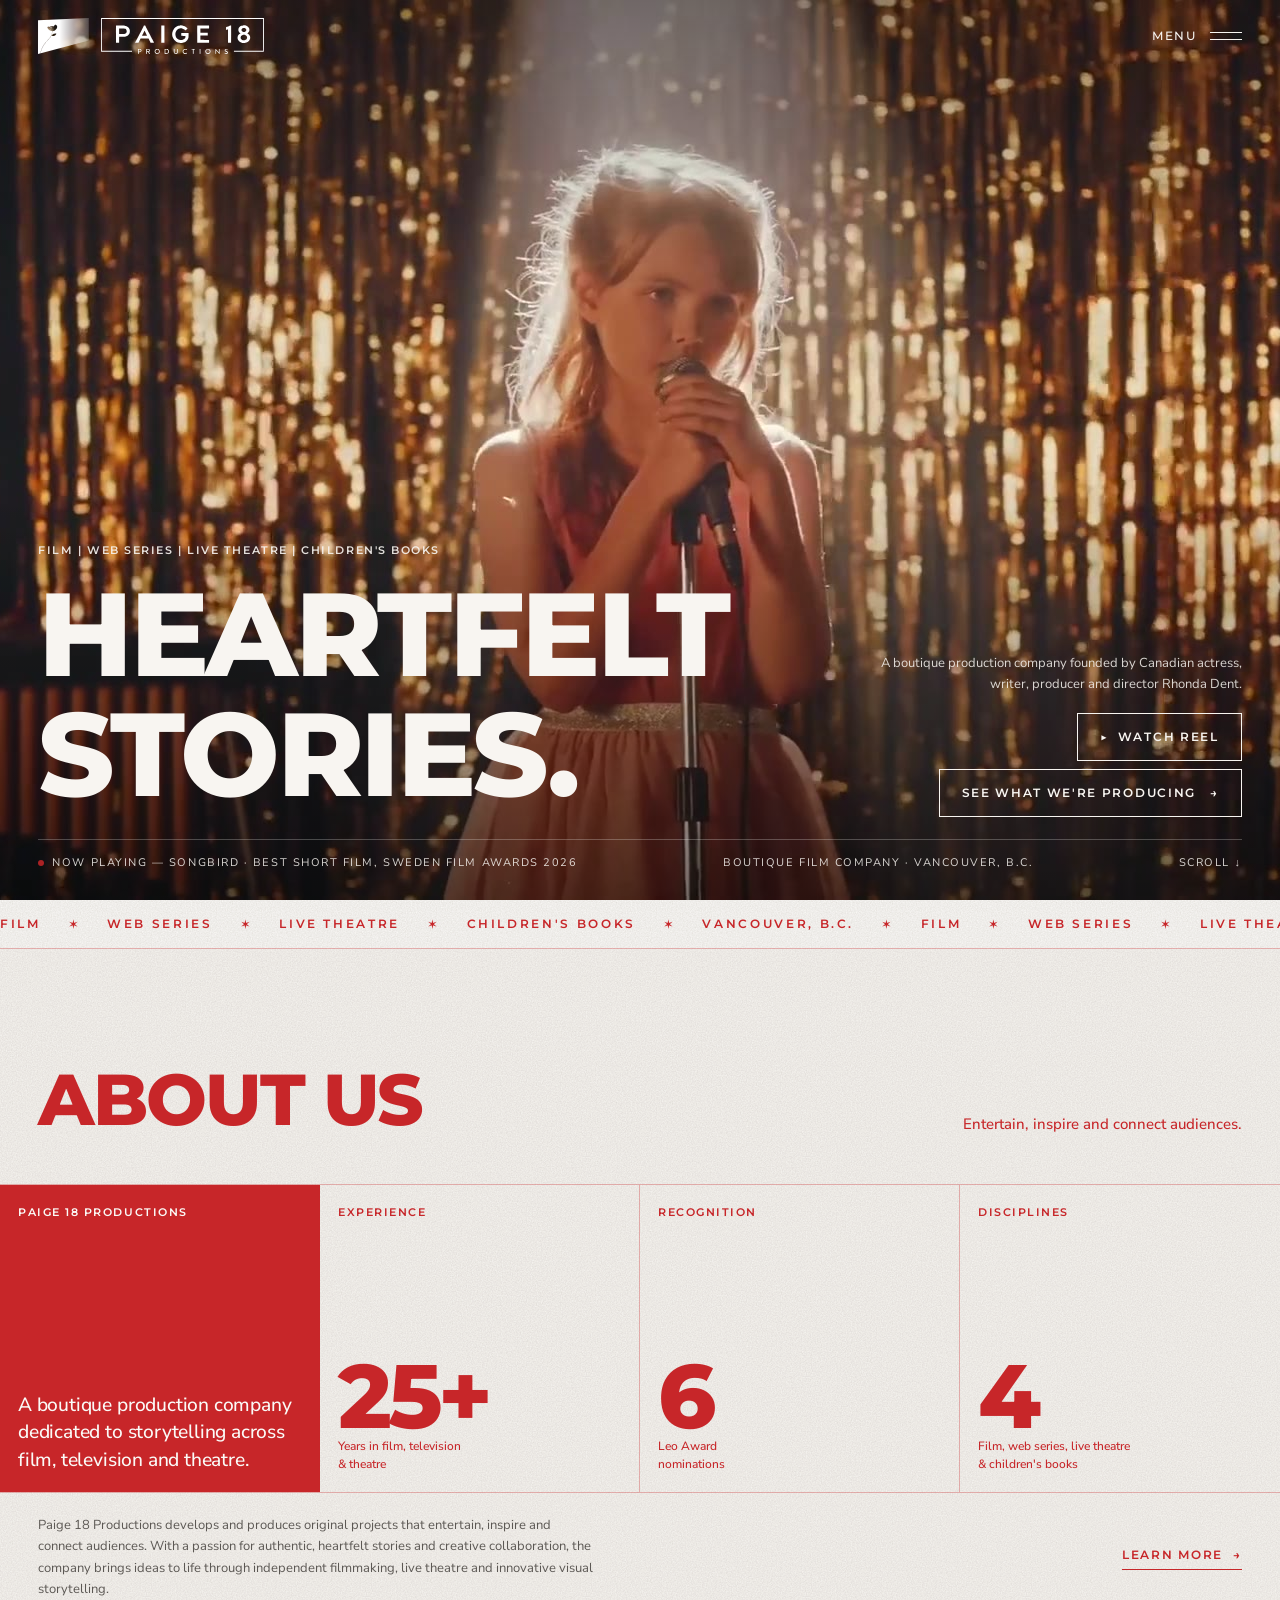
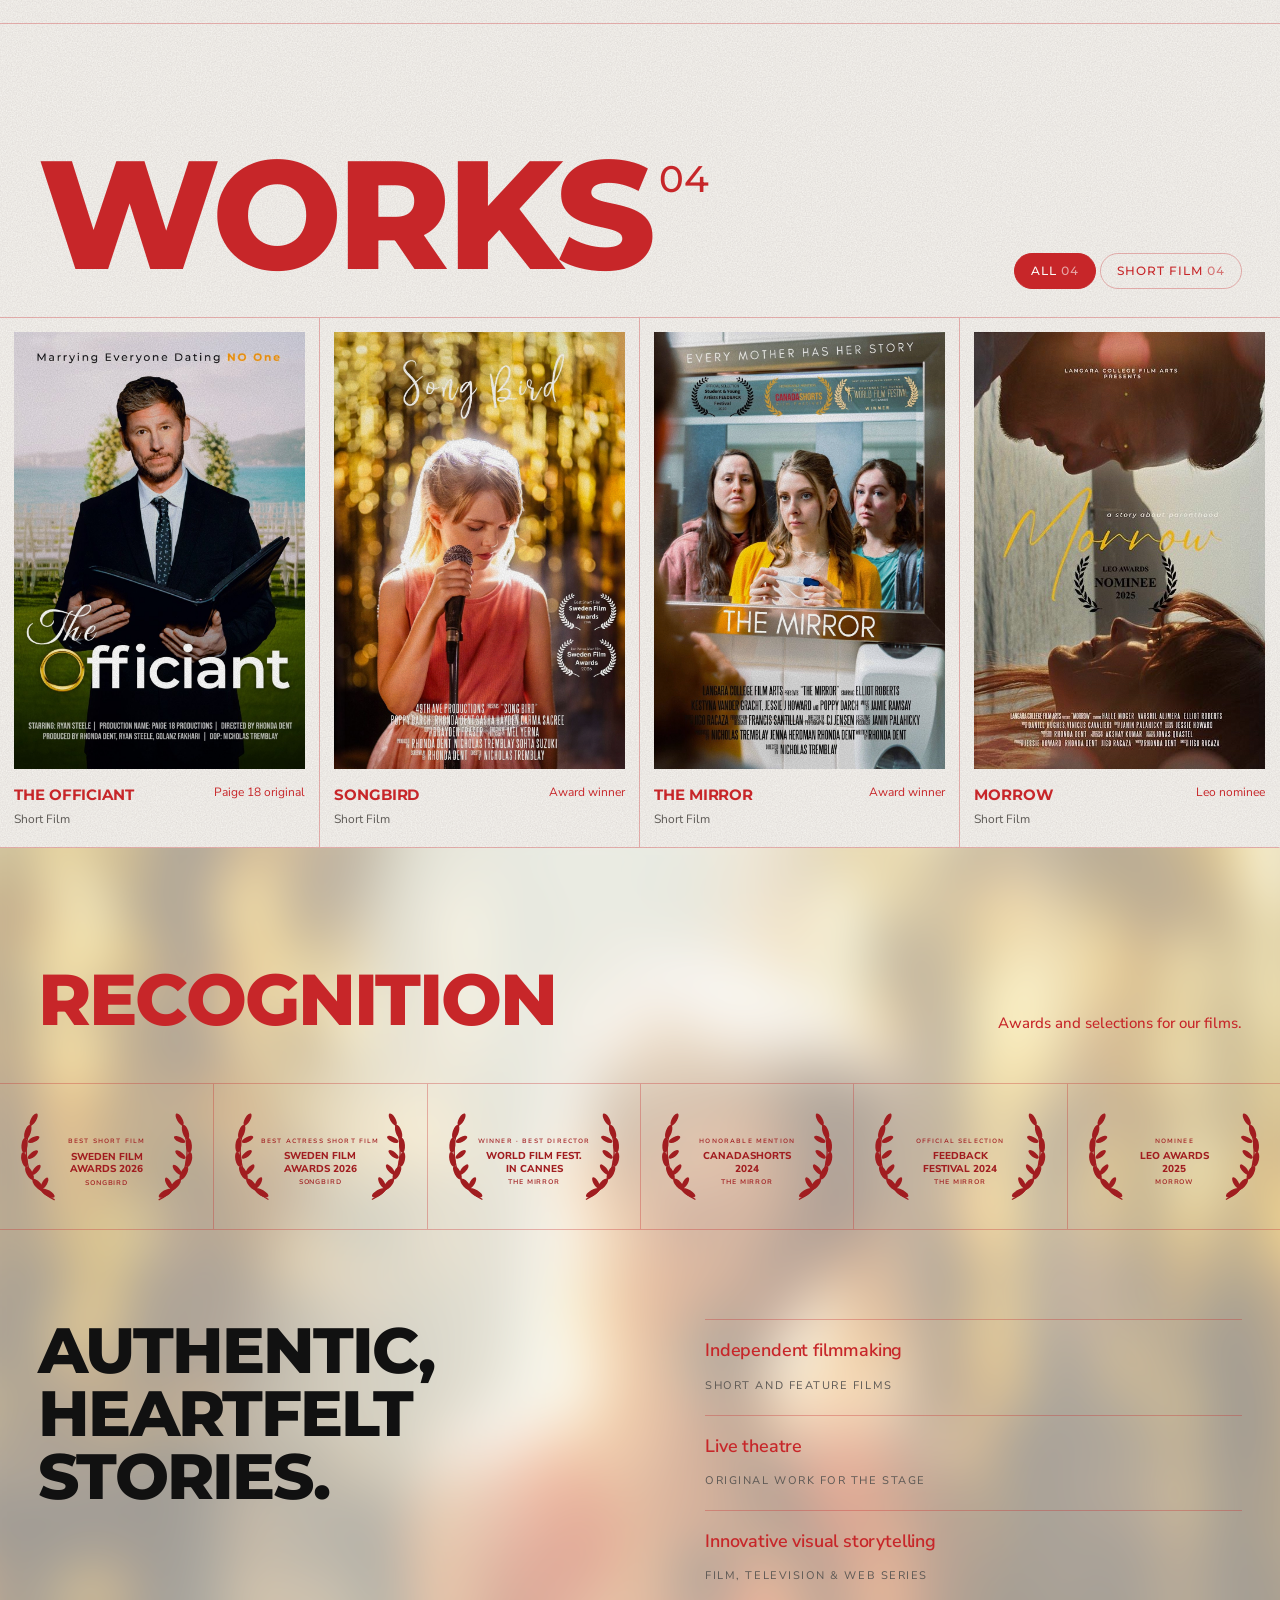
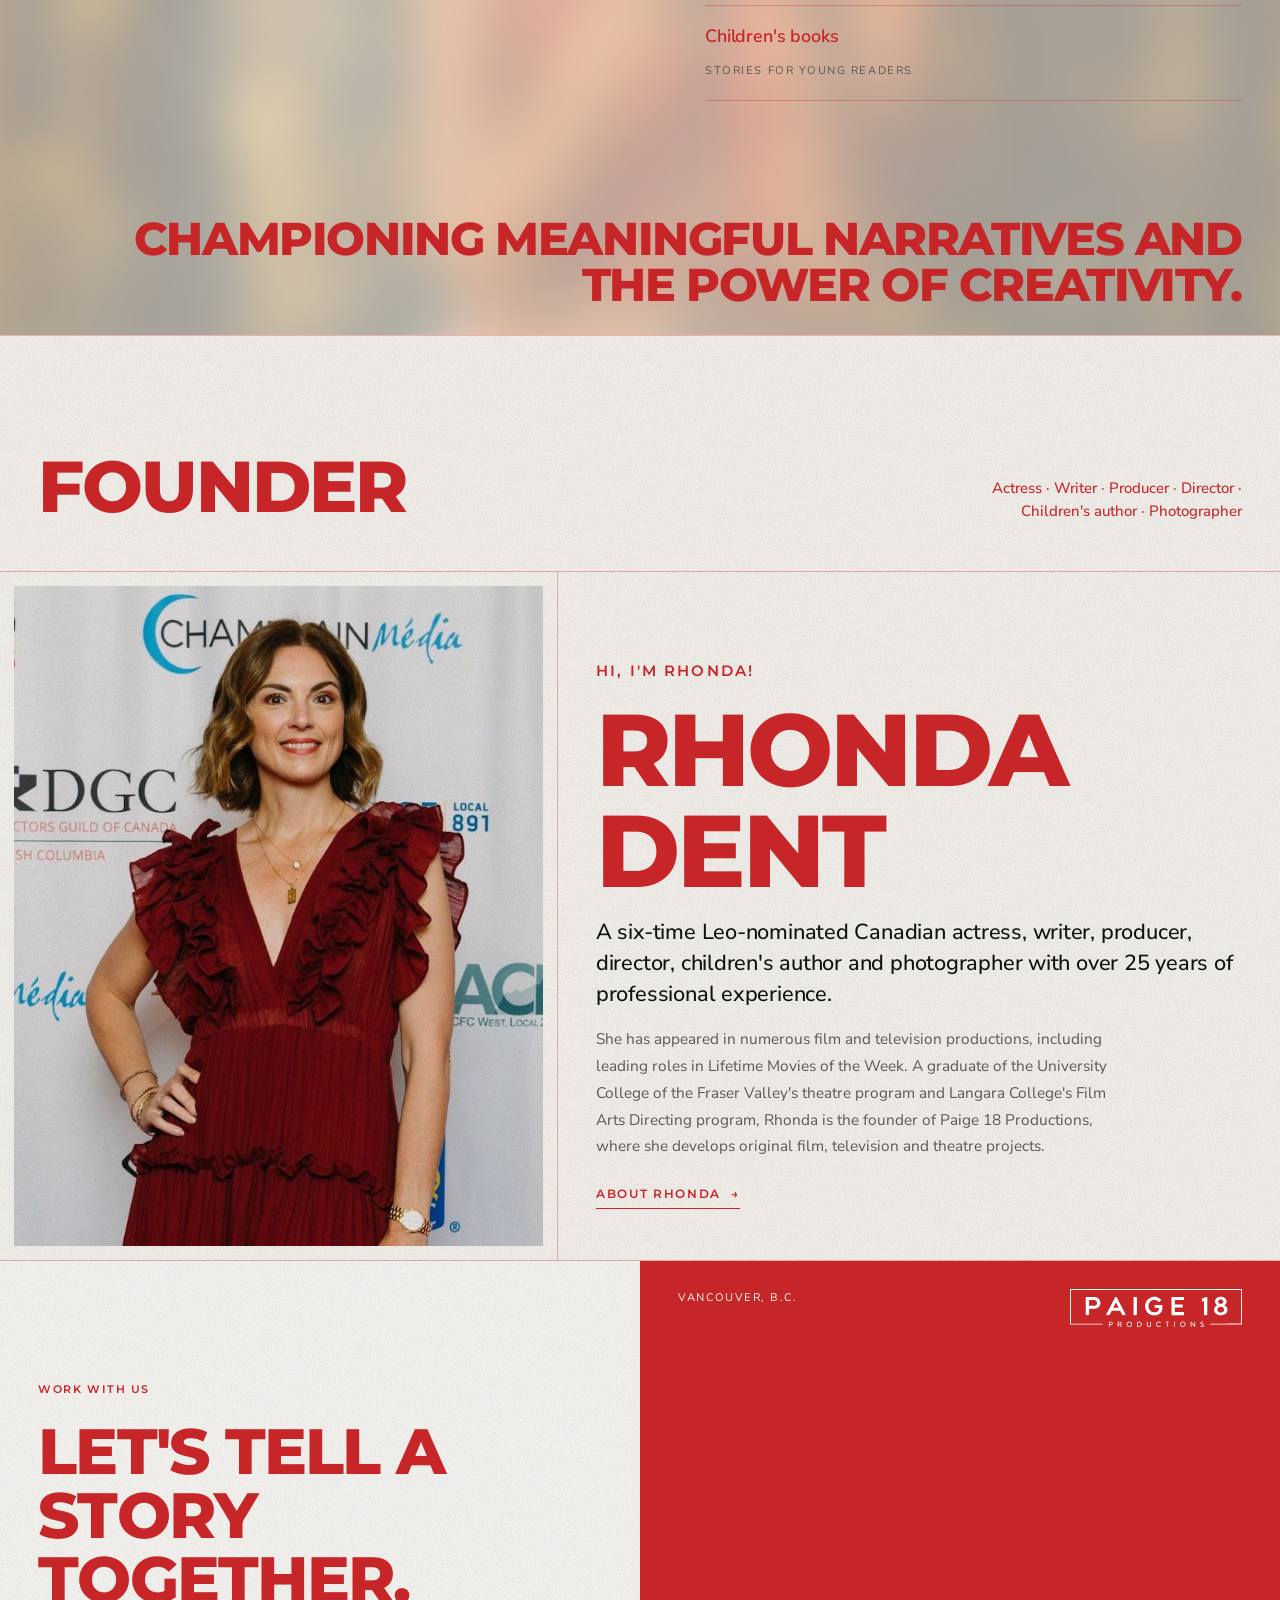
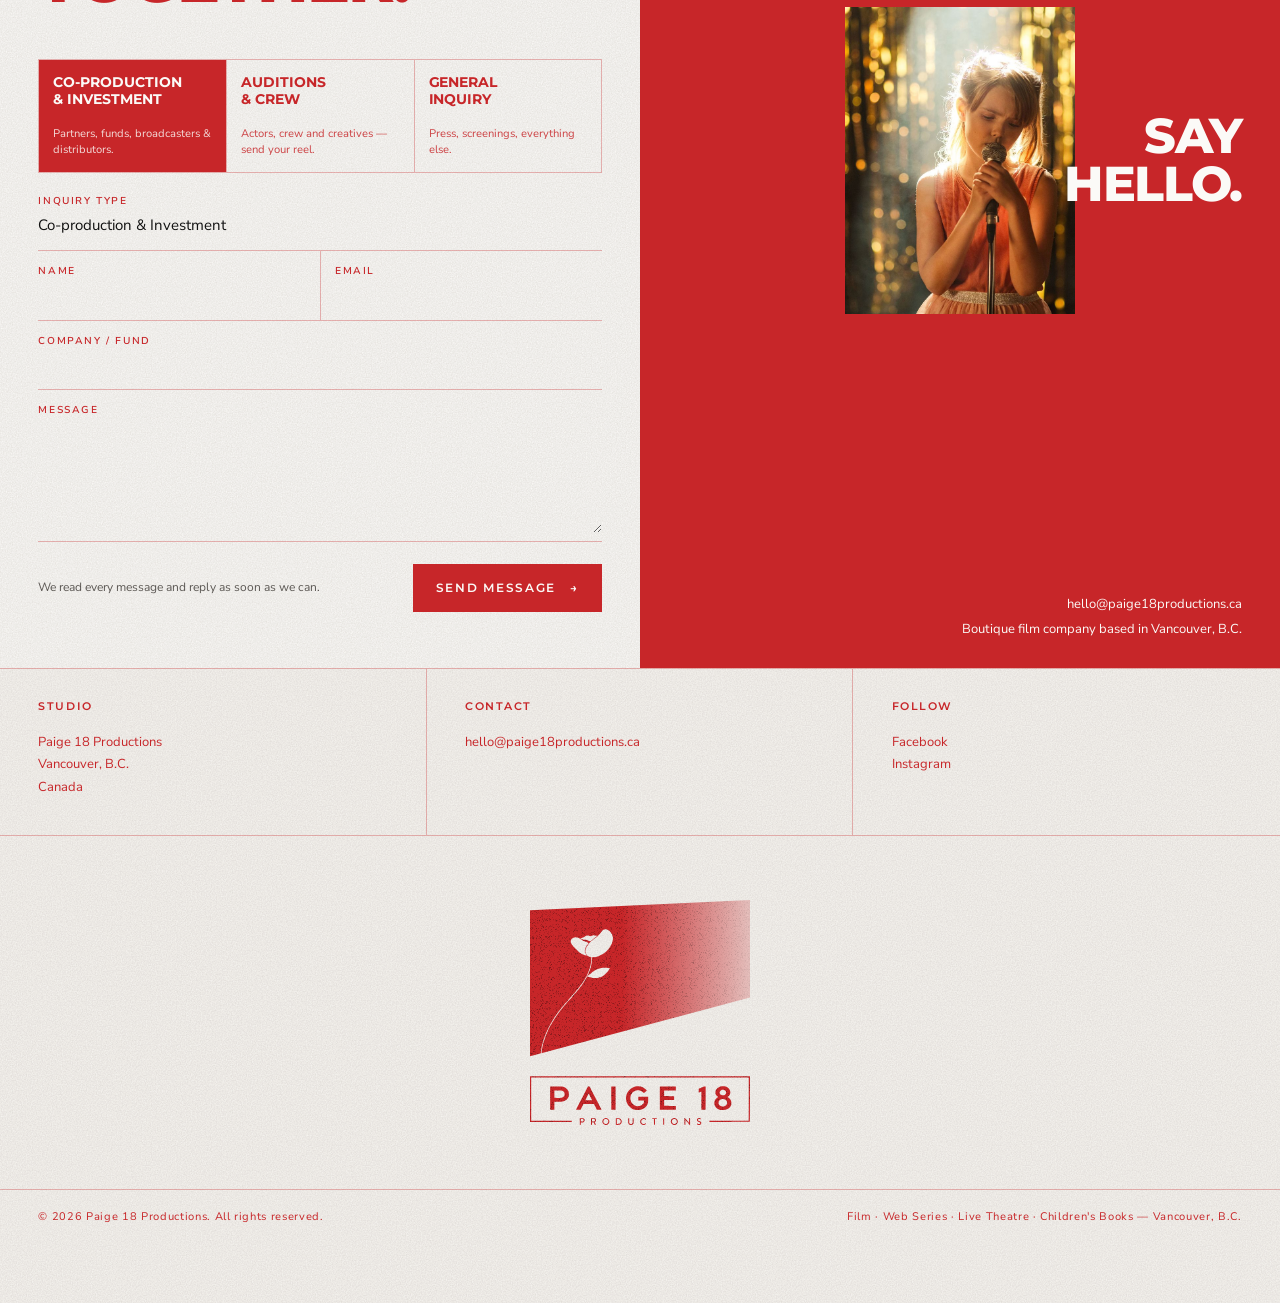
<file: index.html>
<!doctype html>
<html lang="en">
<head>
  <meta charset="utf-8">
  <meta name="viewport" content="width=device-width, initial-scale=1">
  <title>Paige 18 Productions — Film, Web Series, Live Theatre &amp; Children's Books</title>
  <meta name="description" content="Paige 18 Productions is a boutique production company in Vancouver, B.C., founded by Canadian actress, writer, producer and director Rhonda Dent.">
  <link rel="icon" type="image/png" sizes="32x32" href="assets/img/logo/brand/favicon-32.png">
  <link rel="apple-touch-icon" href="assets/img/logo/brand/favicon-180.png">
  <meta name="theme-color" content="#f7f5f1">
  <link rel="preconnect" href="https://fonts.googleapis.com">
  <link rel="preconnect" href="https://fonts.gstatic.com" crossorigin>
  <link href="https://fonts.googleapis.com/css2?family=Montserrat:wght@400;500;600;700;800&family=Nunito+Sans:opsz,wght@6..12,400;6..12,600;6..12,700&display=swap" rel="stylesheet">
  <link rel="stylesheet" href="assets/css/style.css">
</head>
<body>

  <a class="sr-only" href="#main">Skip to content</a>

  <!-- ============ Header ============ -->
  <header class="site-header">
    <a class="logo" href="index.html" aria-label="Paige 18 Productions — home">
      <img class="logo__img logo__img--red" src="assets/img/logo/brand/horizontal-black.svg" alt="Paige 18 Productions" width="1109" height="250">
      <img class="logo__img logo__img--white" src="assets/img/logo/brand/horizontal-white.svg" alt="" width="1109" height="250">
    </a>
    <nav class="nav" id="nav" aria-label="Main">
      <div class="nav__mark"><img src="assets/img/logo/brand/primary-white.svg" alt="" width="704" height="720"></div>
      <div class="nav__links">
        <a href="#works">Works</a>
        <a href="about.html">About</a>
        <a href="#founder">Founder</a>
        <a href="#contact">Contact</a>
      </div>
      <div class="nav__foot"><span>Film · Web Series · Live Theatre · Children's Books</span><span>Vancouver, B.C.</span></div>
    </nav>
    <div class="header__right">
      <button class="menu-btn" aria-label="Menu" aria-controls="nav" aria-expanded="false"><em class="menu-btn__label">Menu</em><i class="menu-btn__icon"><span></span><span></span></i></button>
    </div>
  </header>

  <main id="main">

    <!-- ============ 1. Hero ============ -->
    <section class="hero" aria-label="Featured reel">
      <div class="hero__media">
        <div class="ph ph--dark" data-label="Video · Featured reel · 16:9 loop"><img src="assets/img/songbird-reel-poster.jpg" alt="" onerror="this.remove()"><span class="ph__mark">REEL</span></div>
        <!-- Hero reel: muted loop. For a YouTube background instead, use <div class="hero__yt" data-youtube="VIDEO_ID"></div> -->
        <video class="hero__video" src="assets/video/songbird-reel.mp4" poster="assets/img/songbird-reel-poster.jpg" autoplay muted loop playsinline preload="auto" aria-hidden="true"></video>
      </div>

      <div class="hero__inner">
        <div>
          <span class="hero__eyebrow eyebrow">Film | Web Series | Live Theatre | Children's Books</span>
          <div class="hero__bottom">
            <h1 class="hero__title display"><span class="line"><span>Heartfelt</span></span><span class="line"><span>stories.</span></span></h1>
            <div class="hero__side">
              <p>A boutique production company founded by Canadian actress, writer, producer and director Rhonda Dent.</p>
              <div class="hero__actions">
                <a class="btn btn--light" href="https://www.youtube.com/watch?v=R6MlUcmOul8" target="_blank" rel="noopener">▶&nbsp; Watch Reel</a>
                <a class="btn btn--light" href="#works">See what we're producing <span class="arrow">→</span></a>
              </div>
            </div>
          </div>
          <div class="hero__meta">
            <span><span class="sound-dot"></span>Now playing — SongBird · Best Short Film, Sweden Film Awards 2026</span>
            <span>Boutique film company · Vancouver, B.C.</span>
            <span>Scroll ↓</span>
          </div>
        </div>
      </div>
    </section>

    <div class="marquee" aria-hidden="true">
      <div class="marquee__track">
        <span>Film</span><span>Web Series</span><span>Live Theatre</span><span>Children's Books</span><span>Vancouver, B.C.</span>
        <span>Film</span><span>Web Series</span><span>Live Theatre</span><span>Children's Books</span><span>Vancouver, B.C.</span>
      </div>
    </div>

    <!-- ============ 2. About ============ -->
    <section class="section about" id="about">
      <div class="section__head">
        <h2 class="section__script reveal">About us</h2>
        <p class="section__aside reveal">Entertain, inspire and connect audiences.</p>
      </div>

      <div class="about__grid reveal">
        <div class="about__cell about__cell--red">
          <span class="eyebrow">Paige 18 Productions</span>
          <p class="about__lede">A boutique production company dedicated to storytelling across film, television and theatre.</p>
        </div>
        <div class="about__cell">
          <span class="eyebrow red">Experience</span>
          <div>
            <div class="stat__value" data-count="25" data-suffix="+">25+</div>
            <div class="stat__label">Years in film, television<br>&amp; theatre</div>
          </div>
        </div>
        <div class="about__cell">
          <span class="eyebrow red">Recognition</span>
          <div>
            <div class="stat__value" data-count="6">6</div>
            <div class="stat__label">Leo Award<br>nominations</div>
          </div>
        </div>
        <div class="about__cell">
          <span class="eyebrow red">Disciplines</span>
          <div>
            <div class="stat__value" data-count="4">4</div>
            <div class="stat__label">Film, web series, live theatre<br>&amp; children's books</div>
          </div>
        </div>
      </div>

      <div class="about__foot">
        <p>Paige 18 Productions develops and produces original projects that entertain, inspire and connect audiences. With a passion for authentic, heartfelt stories and creative collaboration, the company brings ideas to life through independent filmmaking, live theatre and innovative visual storytelling.</p>
        <a class="link-arrow" href="about.html">Learn more <span class="arrow">→</span></a>
      </div>
    </section>

    <!-- ============ 3. Works ============ -->
    <section class="section works" id="works">
      <div class="works__head">
        <h2 class="works__title display reveal">Works<sup id="works-total">04</sup></h2>
        <div class="filters" role="group" aria-label="Filter works">
          <button class="filter is-active" data-filter="all" aria-pressed="true">All<span class="count"></span></button>
          <button class="filter" data-filter="short" aria-pressed="false">Short Film<span class="count"></span></button>
        </div>
      </div>
      <div class="works__grid" id="works-grid"></div>
    </section>

    <!-- ============ 4. Recognition ============ -->
    <section class="section press press--photo" id="recognition">
      <div class="section__head">
        <h2 class="section__script reveal">Recognition</h2>
        <p class="section__aside reveal">Awards and selections for our films.</p>
      </div>

      <div class="laurels laurels--six reveal">
        <div class="laurel"><svg viewBox="0 0 240 120" role="img" aria-label="Best Short Film — Sweden Film Awards 2026, SongBird"><use href="#laurel-l"/><use href="#laurel-l" transform="translate(240 0) scale(-1 1)"/><text x="120" y="44" text-anchor="middle" font-size="7.5" letter-spacing="1.4" font-weight="600" fill="currentColor">BEST SHORT FILM</text><text x="120" y="64" text-anchor="middle" font-size="12" font-weight="800" fill="currentColor">SWEDEN FILM</text><text x="120" y="79" text-anchor="middle" font-size="12" font-weight="800" fill="currentColor">AWARDS 2026</text><text x="120" y="94" text-anchor="middle" font-size="8" letter-spacing="1" font-weight="600" fill="currentColor">SONGBIRD</text></svg></div>
        <div class="laurel"><svg viewBox="0 0 240 120" role="img" aria-label="Best Actress Short Film — Sweden Film Awards 2026, SongBird"><use href="#laurel-l"/><use href="#laurel-l" transform="translate(240 0) scale(-1 1)"/><text x="120" y="44" text-anchor="middle" font-size="7.5" letter-spacing="1.4" font-weight="600" fill="currentColor">BEST ACTRESS SHORT FILM</text><text x="120" y="64" text-anchor="middle" font-size="12" font-weight="800" fill="currentColor">SWEDEN FILM</text><text x="120" y="79" text-anchor="middle" font-size="12" font-weight="800" fill="currentColor">AWARDS 2026</text><text x="120" y="94" text-anchor="middle" font-size="8" letter-spacing="1" font-weight="600" fill="currentColor">SONGBIRD</text></svg></div>
        <div class="laurel"><svg viewBox="0 0 240 120" role="img" aria-label="Winner, Best Director Super Short Film — Remember the Future World Film Festival in Cannes, The Mirror"><use href="#laurel-l"/><use href="#laurel-l" transform="translate(240 0) scale(-1 1)"/><text x="120" y="44" text-anchor="middle" font-size="7.5" letter-spacing="1.4" font-weight="600" fill="currentColor">WINNER · BEST DIRECTOR</text><text x="120" y="64" text-anchor="middle" font-size="12" font-weight="800" fill="currentColor">WORLD FILM FEST.</text><text x="120" y="79" text-anchor="middle" font-size="12" font-weight="800" fill="currentColor">IN CANNES</text><text x="120" y="94" text-anchor="middle" font-size="8" letter-spacing="1" font-weight="600" fill="currentColor">THE MIRROR</text></svg></div>
        <div class="laurel"><svg viewBox="0 0 240 120" role="img" aria-label="Honorable Mention — CanadaShorts Film Festival 2024, The Mirror"><use href="#laurel-l"/><use href="#laurel-l" transform="translate(240 0) scale(-1 1)"/><text x="120" y="44" text-anchor="middle" font-size="7.5" letter-spacing="1.4" font-weight="600" fill="currentColor">HONORABLE MENTION</text><text x="120" y="64" text-anchor="middle" font-size="12" font-weight="800" fill="currentColor">CANADASHORTS</text><text x="120" y="79" text-anchor="middle" font-size="12" font-weight="800" fill="currentColor">2024</text><text x="120" y="94" text-anchor="middle" font-size="8" letter-spacing="1" font-weight="600" fill="currentColor">THE MIRROR</text></svg></div>
        <div class="laurel"><svg viewBox="0 0 240 120" role="img" aria-label="Official Selection — Student & Young Artists FEEDBACK Festival 2024, The Mirror"><use href="#laurel-l"/><use href="#laurel-l" transform="translate(240 0) scale(-1 1)"/><text x="120" y="44" text-anchor="middle" font-size="7.5" letter-spacing="1.4" font-weight="600" fill="currentColor">OFFICIAL SELECTION</text><text x="120" y="64" text-anchor="middle" font-size="12" font-weight="800" fill="currentColor">FEEDBACK</text><text x="120" y="79" text-anchor="middle" font-size="12" font-weight="800" fill="currentColor">FESTIVAL 2024</text><text x="120" y="94" text-anchor="middle" font-size="8" letter-spacing="1" font-weight="600" fill="currentColor">THE MIRROR</text></svg></div>
        <div class="laurel"><svg viewBox="0 0 240 120" role="img" aria-label="Nominee — Leo Awards 2025, Morrow"><use href="#laurel-l"/><use href="#laurel-l" transform="translate(240 0) scale(-1 1)"/><text x="120" y="44" text-anchor="middle" font-size="7.5" letter-spacing="1.4" font-weight="600" fill="currentColor">NOMINEE</text><text x="120" y="64" text-anchor="middle" font-size="12" font-weight="800" fill="currentColor">LEO AWARDS</text><text x="120" y="79" text-anchor="middle" font-size="12" font-weight="800" fill="currentColor">2025</text><text x="120" y="94" text-anchor="middle" font-size="8" letter-spacing="1" font-weight="600" fill="currentColor">MORROW</text></svg></div>
      </div>

      <div class="quotes">
        <h3 class="quotes__big display reveal">Authentic,<br>heartfelt<br>stories.</h3>
        <ul class="quotes__list reveal">
          <li class="quote"><p>Independent filmmaking</p><cite>Short and feature films</cite></li>
          <li class="quote"><p>Live theatre</p><cite>Original work for the stage</cite></li>
          <li class="quote"><p>Innovative visual storytelling</p><cite>Film, television &amp; web series</cite></li>
          <li class="quote"><p>Children's books</p><cite>Stories for young readers</cite></li>
        </ul>
      </div>

      <p class="press__tagline display">Championing meaningful narratives and the power of creativity.</p>
    </section>

    <!-- ============ 5. Founder ============ -->
    <section class="section founder" id="founder">
      <div class="section__head">
        <h2 class="section__script reveal">Founder</h2>
        <p class="section__aside reveal">Actress · Writer · Producer · Director · Children's author · Photographer</p>
      </div>

      <div class="founder__grid">
        <div class="founder__img ph ph--stone reveal" data-label="Portrait · Rhonda Dent"><img src="assets/img/rhonda-dent.jpg" alt="Rhonda Dent" loading="lazy" onerror="this.remove()"><span class="ph__mark">IMG</span></div>
        <div class="founder__body reveal">
          <p class="eyebrow red">Hi, I'm Rhonda!</p>
          <h3 class="founder__name">Rhonda<br>Dent</h3>
          <p class="founder__lede">A six-time Leo-nominated Canadian actress, writer, producer, director, children's author and photographer with over 25 years of professional experience.</p>
          <p>She has appeared in numerous film and television productions, including leading roles in Lifetime Movies of the Week. A graduate of the University College of the Fraser Valley's theatre program and Langara College's Film Arts Directing program, Rhonda is the founder of Paige 18 Productions, where she develops original film, television and theatre projects.</p>
          <a class="link-arrow red" href="about.html">About Rhonda <span class="arrow">→</span></a>
        </div>
      </div>
    </section>

    <!-- ============ 6. Contact / Collaboration ============ -->
    <section class="contact" id="contact">
      <div class="contact__left">
        <div>
          <span class="eyebrow red">Work with us</span>
          <h2 class="contact__script reveal" style="margin-top:18px">Let's tell a story together.</h2>
        </div>

        <div>
          <div class="inquiry-tabs" role="tablist" aria-label="Inquiry type">
            <button class="inquiry-tab is-active" role="tab" aria-selected="true" data-type="coproduction">
              <strong>Co-production<br>&amp; Investment</strong>
              <span>Partners, funds, broadcasters &amp; distributors.</span>
            </button>
            <button class="inquiry-tab" role="tab" aria-selected="false" data-type="casting">
              <strong>Auditions<br>&amp; Crew</strong>
              <span>Actors, crew and creatives — send your reel.</span>
            </button>
            <button class="inquiry-tab" role="tab" aria-selected="false" data-type="general">
              <strong>General<br>Inquiry</strong>
              <span>Press, screenings, everything else.</span>
            </button>
          </div>

          <form class="form" id="contact-form" data-to="" novalidate style="margin-top:8px">
            <div class="field">
              <label for="f-type">Inquiry type</label>
              <select id="f-type" name="type">
                <option value="coproduction">Co-production &amp; Investment</option>
                <option value="casting">Auditions &amp; Crew</option>
                <option value="general">General Inquiry</option>
              </select>
            </div>
            <div class="form__row">
              <div class="field"><label for="f-name">Name</label><input id="f-name" name="name" type="text" autocomplete="name" required></div>
              <div class="field"><label for="f-email">Email</label><input id="f-email" name="email" type="email" autocomplete="email" required></div>
            </div>
            <div class="field"><label for="f-extra" id="f-extra-label">Company / Fund</label><input id="f-extra" name="extra" type="text"></div>
            <div class="field"><label for="f-msg">Message</label><textarea id="f-msg" name="message" rows="4" required></textarea></div>
            <div class="form__foot">
              <p class="form__note">We read every message and reply as soon as we can.</p>
              <button class="btn btn--red" type="submit">Send message <span class="arrow">→</span></button>
            </div>
            <p class="form__status" role="status" aria-live="polite"></p>
          </form>
        </div>
      </div>

      <div class="contact__right">
        <div class="contact__right-top">
          <span>Vancouver, B.C.</span>
          <img class="contact__mark" src="assets/img/logo/brand/wordmark-white.svg" alt="" width="704" height="156">
        </div>

        <div class="contact__visual">
          <div class="ph ph--stone slideshow" role="img" aria-label="Stills and behind-the-scenes photos from SongBird">
            <img class="is-active" src="assets/img/stills/songbird-still-120.jpg" alt="" style="object-position:38% 40%">
            <img src="assets/img/stills/songbird-day1-54.jpg" alt="" loading="lazy" style="object-position:48% 35%">
            <img src="assets/img/stills/songbird-still-103.jpg" alt="" loading="lazy" style="object-position:40% 30%">
            <img src="assets/img/stills/songbird-day1-24.jpg" alt="" loading="lazy" style="object-position:62% 40%">
            <img src="assets/img/stills/songbird-still-21.jpg" alt="" loading="lazy" style="object-position:62% 50%">
            <img src="assets/img/stills/songbird-still-16.jpg" alt="" loading="lazy" style="object-position:47% 45%">
            <img src="assets/img/stills/songbird-still-91.jpg" alt="" loading="lazy" style="object-position:35% 40%">
            <img src="assets/img/stills/songbird-still-63.jpg" alt="" loading="lazy" style="object-position:50% 40%">
            <img src="assets/img/stills/songbird-still-41.jpg" alt="" loading="lazy" style="object-position:58% 45%">
            <img src="assets/img/stills/songbird-still-27.jpg" alt="" loading="lazy" style="object-position:50% 45%">
            <img src="assets/img/stills/songbird-still-14.jpg" alt="" loading="lazy" style="object-position:45% 40%">
            <img src="assets/img/stills/songbird-still-3.jpg" alt="" loading="lazy" style="object-position:52% 40%">
          </div>
          <p class="contact__email display"><a href="mailto:hello@paige18productions.ca">Say<br>hello.</a></p>
        </div>

        <div class="contact__lines">
          <a href="mailto:hello@paige18productions.ca">hello@paige18productions.ca</a>
          <span>Boutique film company based in Vancouver, B.C.</span>
        </div>
      </div>
    </section>

  </main>

  <!-- ============ 7. Footer ============ -->
  <footer class="site-footer">
    <div class="footer__grid">
      <div class="footer__col">
        <h3 class="eyebrow">Studio</h3>
        <address>Paige 18 Productions<br>Vancouver, B.C.<br>Canada</address>
      </div>
      <div class="footer__col">
        <h3 class="eyebrow">Contact</h3>
        <ul>
          <li><a href="mailto:hello@paige18productions.ca">hello@paige18productions.ca</a></li>
        </ul>
      </div>
      <div class="footer__col">
        <h3 class="eyebrow">Follow</h3>
        <ul>
          <li><a href="#" rel="noopener">Facebook</a></li>
          <li><a href="#" rel="noopener">Instagram</a></li>
        </ul>
      </div>
    </div>
    <div class="footer__wordmark"><img src="assets/img/logo/brand/primary-red.svg" alt="Paige 18 Productions" width="704" height="720" loading="lazy"></div>
    <div class="footer__bar">
      <span>© <span id="year">2026</span> Paige 18 Productions. All rights reserved.</span>
      <span>Film · Web Series · Live Theatre · Children's Books — Vancouver, B.C.</span>
    </div>
  </footer>


  <!-- Laurel branch symbol -->
  <svg width="0" height="0" style="position:absolute" aria-hidden="true">
    <symbol id="laurel-l" viewBox="0 0 240 120">
      <g fill="currentColor">
        <path d="M58 112 C 26 96, 14 56, 34 12" fill="none" stroke="currentColor" stroke-width="1.6"/>
        <ellipse cx="50" cy="104" rx="3.6" ry="9" transform="rotate(-60 50 104)"/>
        <ellipse cx="38" cy="94" rx="3.6" ry="9" transform="rotate(-42 38 94)"/>
        <ellipse cx="28" cy="80" rx="3.6" ry="9" transform="rotate(-28 28 80)"/>
        <ellipse cx="22" cy="64" rx="3.6" ry="9" transform="rotate(-12 22 64)"/>
        <ellipse cx="22" cy="47" rx="3.6" ry="9" transform="rotate(4 22 47)"/>
        <ellipse cx="26" cy="31" rx="3.6" ry="9" transform="rotate(18 26 31)"/>
        <ellipse cx="33" cy="16" rx="3.2" ry="8" transform="rotate(30 33 16)"/>
        <ellipse cx="46" cy="92" rx="3" ry="7.5" transform="rotate(30 46 92)"/>
        <ellipse cx="36" cy="76" rx="3" ry="7.5" transform="rotate(40 36 76)"/>
        <ellipse cx="32" cy="58" rx="3" ry="7.5" transform="rotate(52 32 58)"/>
        <ellipse cx="33" cy="40" rx="3" ry="7.5" transform="rotate(64 33 40)"/>
      </g>
    </symbol>
  </svg>

  <script src="assets/js/data.js"></script>
  <script src="assets/js/main.js"></script>
</body>
</html>
</file>
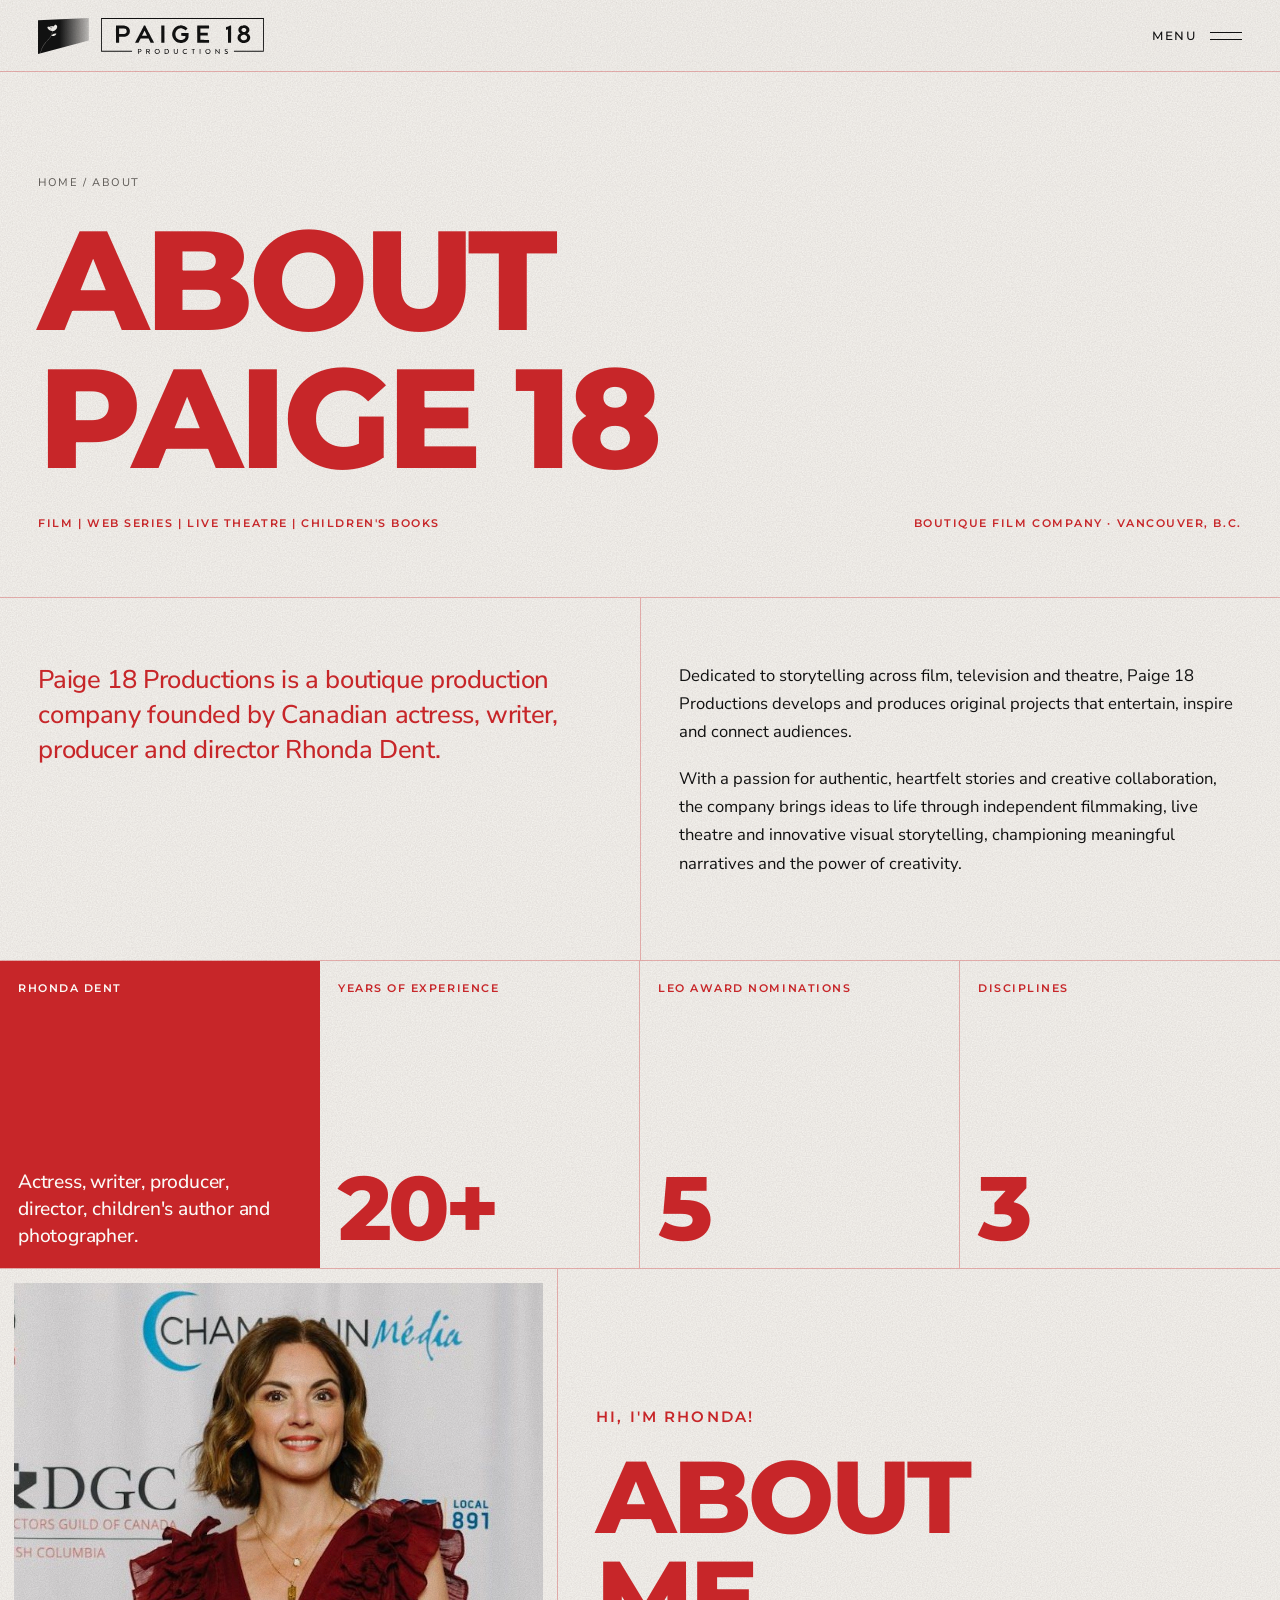
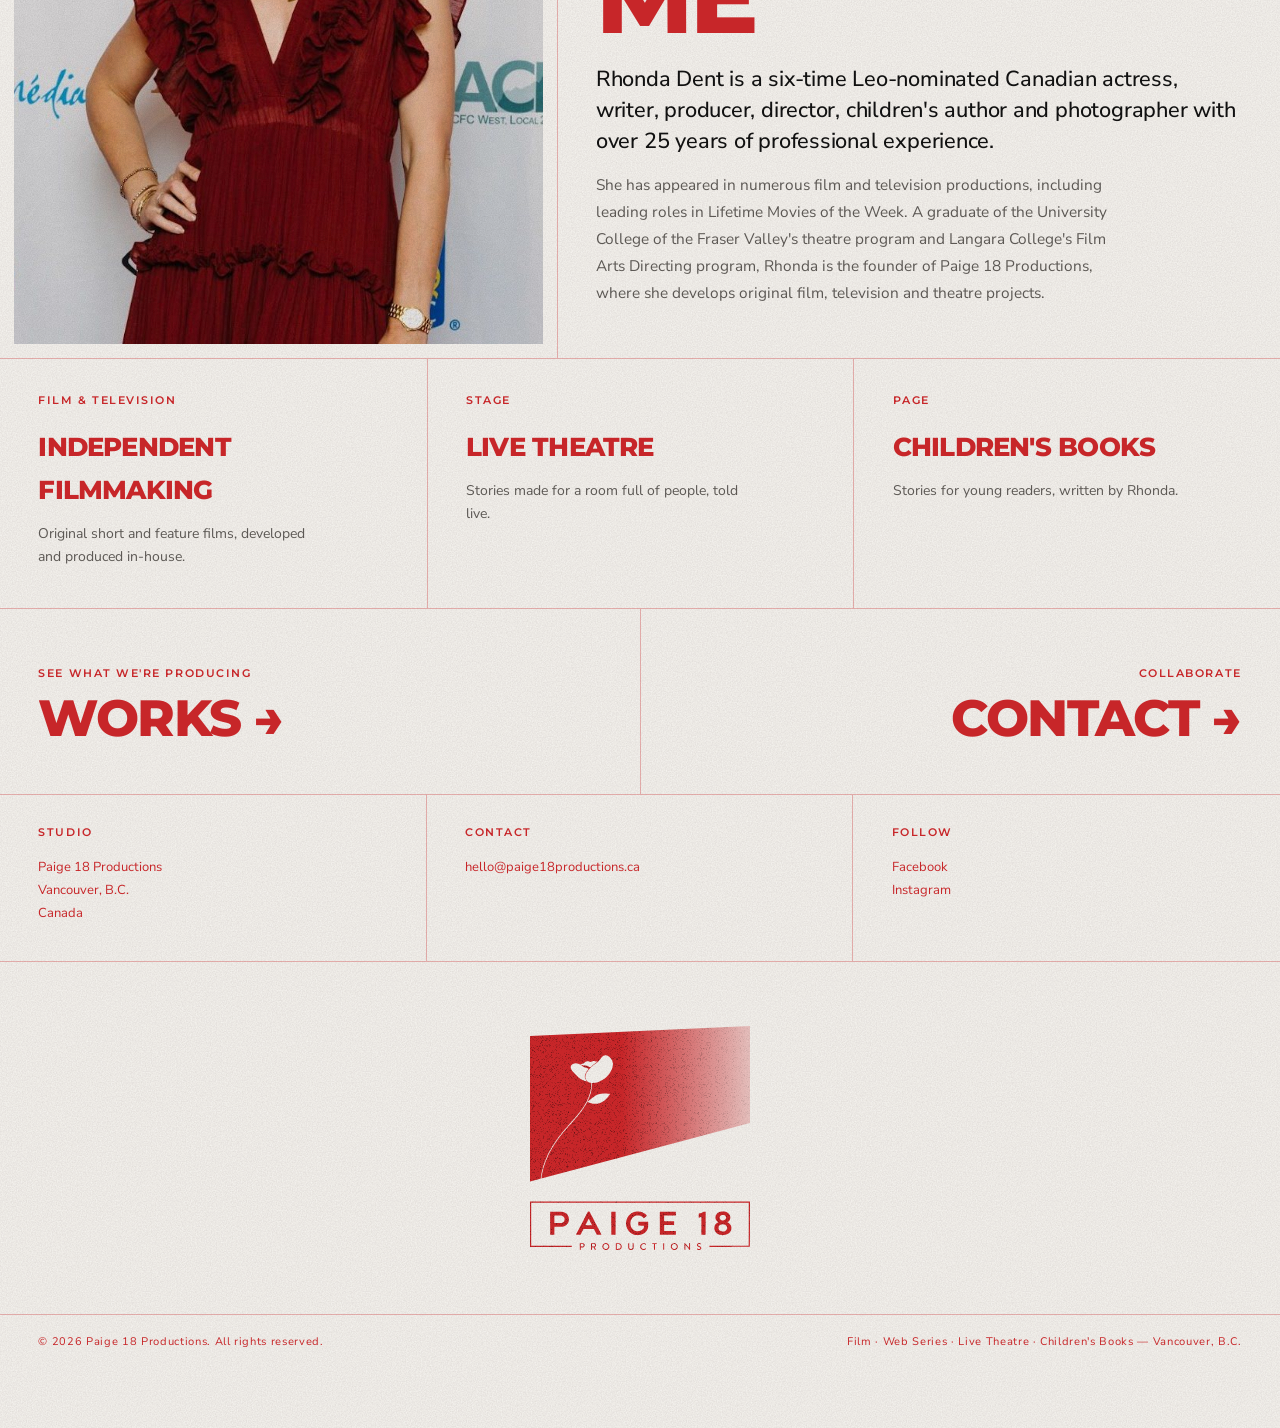
<file: about.html>
<!doctype html>
<html lang="en">
<head>
  <meta charset="utf-8">
  <meta name="viewport" content="width=device-width, initial-scale=1">
  <title>About — Paige 18 Productions</title>
  <meta name="description" content="Paige 18 Productions is a boutique production company in Vancouver, B.C., founded by Canadian actress, writer, producer and director Rhonda Dent.">
  <link rel="icon" type="image/png" sizes="32x32" href="assets/img/logo/brand/favicon-32.png">
  <link rel="apple-touch-icon" href="assets/img/logo/brand/favicon-180.png">
  <meta name="theme-color" content="#f7f5f1">
  <link rel="preconnect" href="https://fonts.googleapis.com">
  <link rel="preconnect" href="https://fonts.gstatic.com" crossorigin>
  <link href="https://fonts.googleapis.com/css2?family=Montserrat:wght@400;500;600;700;800&family=Nunito+Sans:opsz,wght@6..12,400;6..12,600;6..12,700&display=swap" rel="stylesheet">
  <link rel="stylesheet" href="assets/css/style.css">
</head>
<body>

  <header class="site-header site-header--solid">
    <a class="logo" href="index.html" aria-label="Paige 18 Productions — home">
      <img class="logo__img logo__img--red" src="assets/img/logo/brand/horizontal-black.svg" alt="Paige 18 Productions" width="1109" height="250">
      <img class="logo__img logo__img--white" src="assets/img/logo/brand/horizontal-white.svg" alt="" width="1109" height="250">
    </a>
    <nav class="nav" id="nav" aria-label="Main">
      <div class="nav__mark"><img src="assets/img/logo/brand/primary-white.svg" alt="" width="704" height="720"></div>
      <div class="nav__links">
        <a href="index.html#works">Works</a>
        <a href="about.html" aria-current="page">About</a>
        <a href="index.html#founder">Founder</a>
        <a href="index.html#contact">Contact</a>
      </div>
      <div class="nav__foot"><span>Film · Web Series · Live Theatre · Children's Books</span><span>Vancouver, B.C.</span></div>
    </nav>
    <div class="header__right">
      <button class="menu-btn" aria-label="Menu" aria-controls="nav" aria-expanded="false"><em class="menu-btn__label">Menu</em><i class="menu-btn__icon"><span></span><span></span></i></button>
    </div>
  </header>

  <main id="main">
    <section class="page-hero">
      <div class="crumbs"><a href="index.html">Home</a> / About</div>
      <h1 class="display">About<br>Paige 18</h1>
      <div class="page-hero__row">
        <span class="eyebrow">Film | Web Series | Live Theatre | Children's Books</span>
        <span class="eyebrow">Boutique film company · Vancouver, B.C.</span>
      </div>
    </section>

    <section class="split">
      <div class="prose reveal">
        <p class="lead">Paige 18 Productions is a boutique production company founded by Canadian actress, writer, producer and director Rhonda Dent.</p>
      </div>
      <div class="prose reveal">
        <p>Dedicated to storytelling across film, television and theatre, Paige 18 Productions develops and produces original projects that entertain, inspire and connect audiences.</p>
        <p>With a passion for authentic, heartfelt stories and creative collaboration, the company brings ideas to life through independent filmmaking, live theatre and innovative visual storytelling, championing meaningful narratives and the power of creativity.</p>
      </div>
    </section>

    <div class="about__grid reveal" style="border-top:0;border-bottom:1px solid var(--line)">
      <div class="about__cell about__cell--red"><span class="eyebrow">Rhonda Dent</span><p class="about__lede">Actress, writer, producer, director, children's author and photographer.</p></div>
      <div class="about__cell"><span class="eyebrow red">Years of experience</span><div class="stat__value" data-count="25" data-suffix="+">25+</div></div>
      <div class="about__cell"><span class="eyebrow red">Leo Award nominations</span><div class="stat__value" data-count="6">6</div></div>
      <div class="about__cell"><span class="eyebrow red">Disciplines</span><div class="stat__value" data-count="4">4</div></div>
    </div>

    <section class="founder__grid" style="border-top:0;border-bottom:1px solid var(--line)">
      <div class="founder__img ph ph--stone reveal" data-label="Portrait · Rhonda Dent"><img src="assets/img/rhonda-dent.jpg" alt="Rhonda Dent" loading="lazy" onerror="this.remove()"><span class="ph__mark">IMG</span></div>
      <div class="founder__body reveal">
        <p class="eyebrow red">Hi, I'm Rhonda!</p>
        <h2 class="founder__name">About<br>me</h2>
        <p class="founder__lede">Rhonda Dent is a six-time Leo-nominated Canadian actress, writer, producer, director, children's author and photographer with over 25 years of professional experience.</p>
        <p>She has appeared in numerous film and television productions, including leading roles in Lifetime Movies of the Week. A graduate of the University College of the Fraser Valley's theatre program and Langara College's Film Arts Directing program, Rhonda is the founder of Paige 18 Productions, where she develops original film, television and theatre projects.</p>
      </div>
    </section>

    <section class="values">
      <div class="value reveal"><span class="eyebrow red">Film &amp; television</span><h3>Independent filmmaking</h3><p>Original short and feature films, developed and produced in-house.</p></div>
      <div class="value reveal"><span class="eyebrow red">Stage</span><h3>Live theatre</h3><p>Stories made for a room full of people, told live.</p></div>
      <div class="value reveal"><span class="eyebrow red">Page</span><h3>Children's books</h3><p>Stories for young readers, written by Rhonda.</p></div>
    </section>

    <section class="pager">
      <a href="index.html#works"><span class="eyebrow">See what we're producing</span><div class="display">Works →</div></a>
      <a href="index.html#contact"><span class="eyebrow">Collaborate</span><div class="display">Contact →</div></a>
    </section>
  </main>

  <!-- ============ 7. Footer ============ -->
  <footer class="site-footer">
    <div class="footer__grid">
      <div class="footer__col">
        <h3 class="eyebrow">Studio</h3>
        <address>Paige 18 Productions<br>Vancouver, B.C.<br>Canada</address>
      </div>
      <div class="footer__col">
        <h3 class="eyebrow">Contact</h3>
        <ul>
          <li><a href="mailto:hello@paige18productions.ca">hello@paige18productions.ca</a></li>
        </ul>
      </div>
      <div class="footer__col">
        <h3 class="eyebrow">Follow</h3>
        <ul>
          <li><a href="#" rel="noopener">Facebook</a></li>
          <li><a href="#" rel="noopener">Instagram</a></li>
        </ul>
      </div>
    </div>
    <div class="footer__wordmark"><img src="assets/img/logo/brand/primary-red.svg" alt="Paige 18 Productions" width="704" height="720" loading="lazy"></div>
    <div class="footer__bar">
      <span>© <span id="year">2026</span> Paige 18 Productions. All rights reserved.</span>
      <span>Film · Web Series · Live Theatre · Children's Books — Vancouver, B.C.</span>
    </div>
  </footer>


  <script src="assets/js/data.js"></script>
  <script src="assets/js/main.js"></script>
</body>
</html>
</file>
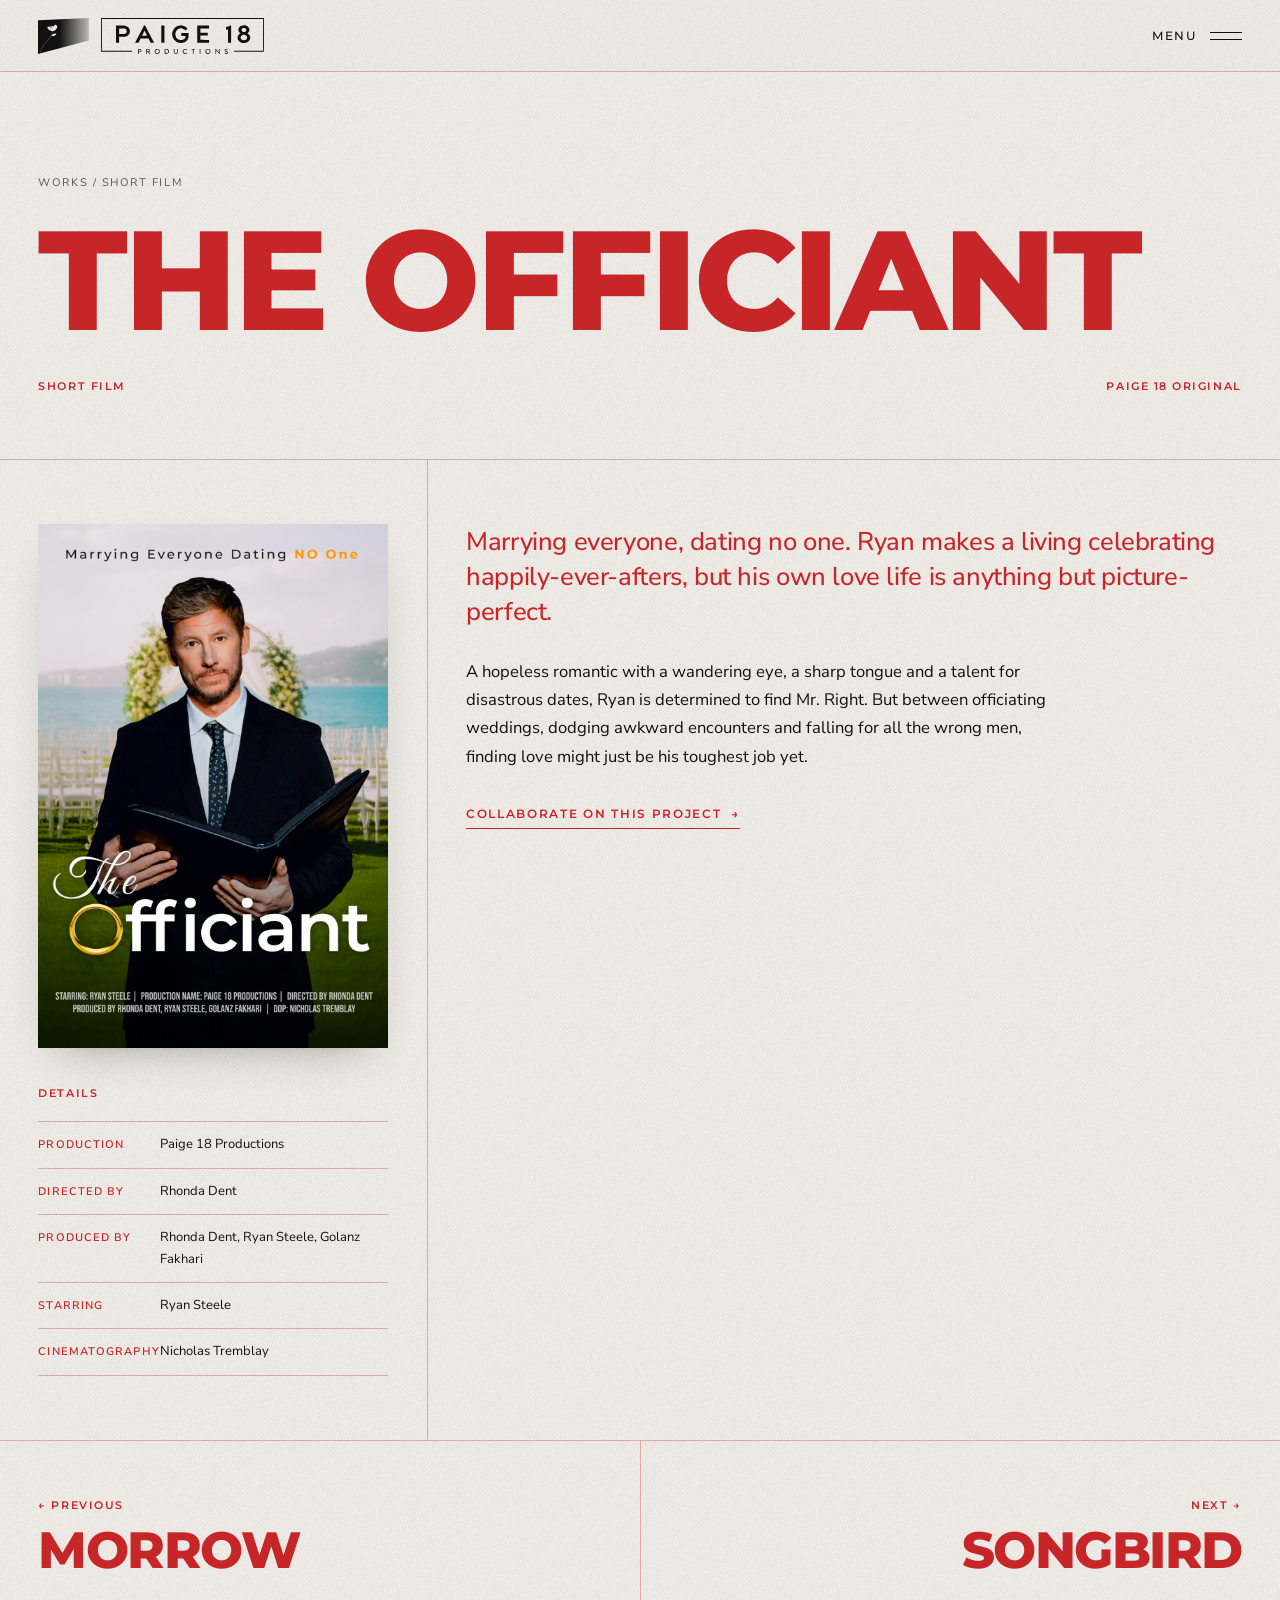
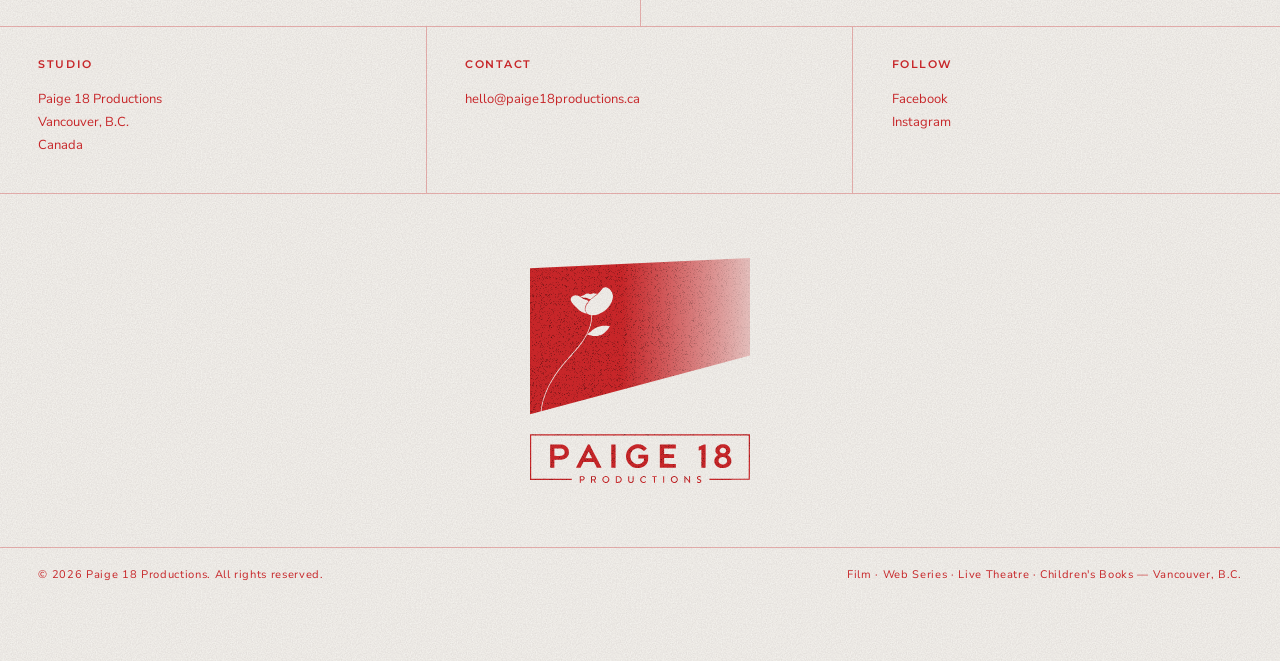
<file: work.html>
<!doctype html>
<html lang="en">
<head>
  <meta charset="utf-8">
  <meta name="viewport" content="width=device-width, initial-scale=1">
  <title>Work — Paige 18 Productions</title>
  <meta name="description" content="Paige 18 Productions is a boutique production company in Vancouver, B.C., founded by Canadian actress, writer, producer and director Rhonda Dent.">
  <link rel="icon" type="image/png" sizes="32x32" href="assets/img/logo/brand/favicon-32.png">
  <link rel="apple-touch-icon" href="assets/img/logo/brand/favicon-180.png">
  <meta name="theme-color" content="#f7f5f1">
  <link rel="preconnect" href="https://fonts.googleapis.com">
  <link rel="preconnect" href="https://fonts.gstatic.com" crossorigin>
  <link href="https://fonts.googleapis.com/css2?family=Montserrat:wght@400;500;600;700;800&family=Nunito+Sans:opsz,wght@6..12,400;6..12,600;6..12,700&display=swap" rel="stylesheet">
  <link rel="stylesheet" href="assets/css/style.css">
</head>
<body>

  <header class="site-header site-header--solid">
    <a class="logo" href="index.html" aria-label="Paige 18 Productions — home">
      <img class="logo__img logo__img--red" src="assets/img/logo/brand/horizontal-black.svg" alt="Paige 18 Productions" width="1109" height="250">
      <img class="logo__img logo__img--white" src="assets/img/logo/brand/horizontal-white.svg" alt="" width="1109" height="250">
    </a>
    <nav class="nav" id="nav" aria-label="Main">
      <div class="nav__mark"><img src="assets/img/logo/brand/primary-white.svg" alt="" width="704" height="720"></div>
      <div class="nav__links">
        <a href="index.html#works">Works</a>
        <a href="about.html">About</a>
        <a href="index.html#founder">Founder</a>
        <a href="index.html#contact">Contact</a>
      </div>
      <div class="nav__foot"><span>Film · Web Series · Live Theatre · Children's Books</span><span>Vancouver, B.C.</span></div>
    </nav>
    <div class="header__right">
      <button class="menu-btn" aria-label="Menu" aria-controls="nav" aria-expanded="false"><em class="menu-btn__label">Menu</em><i class="menu-btn__icon"><span></span><span></span></i></button>
    </div>
  </header>

  <main id="main">
    <div id="work-detail"></div>
  </main>

  <!-- ============ 7. Footer ============ -->
  <footer class="site-footer">
    <div class="footer__grid">
      <div class="footer__col">
        <h3 class="eyebrow">Studio</h3>
        <address>Paige 18 Productions<br>Vancouver, B.C.<br>Canada</address>
      </div>
      <div class="footer__col">
        <h3 class="eyebrow">Contact</h3>
        <ul>
          <li><a href="mailto:hello@paige18productions.ca">hello@paige18productions.ca</a></li>
        </ul>
      </div>
      <div class="footer__col">
        <h3 class="eyebrow">Follow</h3>
        <ul>
          <li><a href="#" rel="noopener">Facebook</a></li>
          <li><a href="#" rel="noopener">Instagram</a></li>
        </ul>
      </div>
    </div>
    <div class="footer__wordmark"><img src="assets/img/logo/brand/primary-red.svg" alt="Paige 18 Productions" width="704" height="720" loading="lazy"></div>
    <div class="footer__bar">
      <span>© <span id="year">2026</span> Paige 18 Productions. All rights reserved.</span>
      <span>Film · Web Series · Live Theatre · Children's Books — Vancouver, B.C.</span>
    </div>
  </footer>


  <script src="assets/js/data.js"></script>
  <script src="assets/js/main.js"></script>
</body>
</html>
</file>
<file: assets/css/style.css>
/* ==========================================================================
   PAIGE 18 Production — Light (Concept 01)
   ========================================================================== */

:root {
  --bg: #f7f5f1;          /* Paper */
  --paper: #fbfaf7;
  --ink: #111111;         /* Ink */
  --ink-soft: #5c5854;
  --red: #c72629;         /* Poppy Red */
  --red-deep: #a11d20;
  --red-tint: #f3d6d5;
  --blue: #cdd8e0;       /* pale editorial blue */
  --blue-deep: #6f8a9c;
  --stone: #d8d5d0;
  --line: rgba(199, 38, 41, 0.32);
  --line-ink: rgba(17, 17, 17, 0.14);

  --f-sans: "Nunito Sans", "Avenir Next", "Helvetica Neue", Arial, sans-serif;
  --f-head: "Montserrat", "Gotham", "Helvetica Neue", Arial, sans-serif;
  --f-script: "Mrs Saint Delafield", "Brush Script MT", cursive;

  --gutter: clamp(16px, 3vw, 40px);
  --header-h: 72px;
  --ease: cubic-bezier(0.22, 0.61, 0.36, 1);
}

*,
*::before,
*::after { box-sizing: border-box; }

html { scroll-behavior: smooth; -webkit-text-size-adjust: 100%; }

body {
  margin: 0;
  background: var(--bg);
  color: var(--ink);
  font-family: var(--f-sans);
  font-size: 15px;
  line-height: 1.65;
  -webkit-font-smoothing: antialiased;
  overflow-x: hidden;
}

img, video { display: block; max-width: 100%; }
a { color: inherit; text-decoration: none; }
button { font: inherit; color: inherit; background: none; border: 0; cursor: pointer; padding: 0; }
input, select, textarea { font: inherit; color: inherit; }

::selection { background: var(--red); color: var(--paper); }

.sr-only {
  position: absolute; width: 1px; height: 1px; padding: 0; margin: -1px;
  overflow: hidden; clip: rect(0 0 0 0); white-space: nowrap; border: 0;
}

/* ---------- Type helpers ---------- */

.display {
  font-weight: 800;
  text-transform: uppercase;
  letter-spacing: -0.035em;
  line-height: 0.98;
  margin: 0;
}

.script {
  font-family: var(--f-script);
  font-weight: 400;
  letter-spacing: 0.01em;
  line-height: 1.1;
  text-transform: none;
}

.eyebrow {
  font-size: 11px;
  font-weight: 600;
  letter-spacing: 0.14em;
  text-transform: uppercase;
}

.num {
  font-weight: 500;
  font-feature-settings: "tnum";
}

.red { color: var(--red); }

/* ---------- Image placeholders ---------- */

.ph {
  position: relative;
  overflow: hidden;
  background: var(--stone);
  isolation: isolate;
}

.ph::before { /* film grain */
  content: "";
  position: absolute;
  inset: -50%;
  background-image: url("data:image/svg+xml;utf8,<svg xmlns='http://www.w3.org/2000/svg' width='160' height='160'><filter id='n'><feTurbulence type='fractalNoise' baseFrequency='.85' numOctaves='3' stitchTiles='stitch'/><feColorMatrix values='0 0 0 0 0  0 0 0 0 0  0 0 0 0 0  0 0 0 .55 0'/></filter><rect width='100%' height='100%' filter='url(%23n)'/></svg>");
  opacity: 0.22;
  mix-blend-mode: multiply;
  z-index: 1;
  pointer-events: none;
}

.ph::after { /* label */
  content: attr(data-label);
  position: absolute;
  left: 12px;
  bottom: 10px;
  z-index: 2;
  font-size: 10px;
  font-weight: 600;
  letter-spacing: 0.16em;
  text-transform: uppercase;
  opacity: 0.7;
}

.ph > img,
.ph > video {
  position: absolute;
  inset: 0;
  width: 100%;
  height: 100%;
  object-fit: cover;
  z-index: 0;
}

.ph--stone { background: radial-gradient(120% 90% at 30% 20%, #e7e1da 0%, #cfc7bf 60%, #b9b0a7 100%); color: var(--ink); }
.ph--dark  { background: radial-gradient(110% 80% at 50% 35%, #4a4644 0%, #1f1c1b 65%, #0f0d0d 100%); color: #f3efea; }
.ph--red   { background: radial-gradient(120% 90% at 70% 30%, #df4a52 0%, #c01c27 55%, #8d121b 100%); color: #f8e9e5; }
.ph--blue  { background: radial-gradient(120% 90% at 40% 30%, #e1e8ee 0%, #b9c8d3 55%, #8ea4b4 100%); color: #213441; }
.ph--sand  { background: radial-gradient(120% 90% at 60% 20%, #efe7dc 0%, #d8c9b5 60%, #b8a58c 100%); color: var(--ink); }
.ph--ash   { background: linear-gradient(160deg, #8b8580 0%, #4c4845 60%, #2b2826 100%); color: #f3efea; }

.ph__mark {
  position: absolute;
  inset: 0;
  display: grid;
  place-items: center;
  z-index: 2;
  font-size: clamp(12px, 1.2vw, 14px);
  font-weight: 500;
  letter-spacing: 0.4em;
  opacity: 0.55;
}

.ph:has(> img) .ph__mark,
.ph:has(> img)::after { display: none; }

/* ---------- Header ---------- */

.site-header {
  position: fixed;
  inset: 0 0 auto 0;
  z-index: 50;
  height: var(--header-h);
  padding: 0 var(--gutter);
  display: flex;
  align-items: center;
  justify-content: space-between;
  color: #f8f5f1;
  transition: background 0.4s var(--ease), color 0.4s var(--ease), border-color 0.4s var(--ease);
  border-bottom: 1px solid transparent;
}

.site-header.is-solid,
.site-header--solid {
  background: rgba(247, 245, 241, 0.92);
  backdrop-filter: blur(10px);
  -webkit-backdrop-filter: blur(10px);
  color: var(--ink);
  border-bottom-color: var(--line);
}

.logo {
  position: relative;
  display: block;
  height: 36px;
}

/* Logo concept: only the chosen concept's artwork is shown */
html[data-logo="a"] .lg-b,
html[data-logo="b"] .lg-a { display: none !important; }

.logo__img {
  height: 100%;
  width: auto;
  transition: opacity 0.4s var(--ease);
}

.logo__img--white {
  position: absolute;
  top: 0;
  left: 0;
  opacity: 0;
}

/* White over the home hero and on the red mobile menu; original red on the light header */
.site-header:not(.is-solid):not(.site-header--solid) .logo__img--white,
body.menu-open .site-header .logo__img--white { opacity: 1; }
.site-header:not(.is-solid):not(.site-header--solid) .logo__img--red,
body.menu-open .site-header .logo__img--red { opacity: 0; }

/* Full-screen menu (all widths) */
.nav {
  position: fixed;
  inset: 0;
  z-index: -1;
  display: grid;
  grid-template-columns: auto 1fr;
  grid-template-rows: 1fr auto;
  align-items: center;
  column-gap: clamp(32px, 9vw, 160px);
  padding: calc(var(--header-h) + 24px) var(--gutter) 28px;
  background: var(--red);
  color: var(--paper);
  opacity: 0;
  visibility: hidden;
  transition: opacity 0.45s var(--ease), visibility 0.45s;
}

.nav__mark { display: flex; flex-direction: column; align-items: flex-start; gap: 22px; }
.nav__mark img { width: min(24vw, 320px); height: auto; }

.nav__links { display: flex; flex-direction: column; gap: 2px; }

.nav__links a {
  font-size: clamp(44px, 7.4vw, 120px);
  font-weight: 800;
  text-transform: uppercase;
  letter-spacing: -0.045em;
  line-height: 1.04;
  transition: opacity 0.3s var(--ease), transform 0.3s var(--ease);
}

.nav__links:hover a { opacity: 0.45; }
.nav__links a:hover,
.nav__links a:focus-visible { opacity: 1; transform: translateX(10px); }
.nav__links a[aria-current="page"] { font-style: italic; }

.nav__foot {
  grid-column: 1 / -1;
  display: flex;
  justify-content: space-between;
  gap: 16px;
  padding-top: 16px;
  border-top: 1px solid rgba(248, 245, 241, 0.35);
  font-size: 11px;
  letter-spacing: 0.14em;
  text-transform: uppercase;
}

body.menu-open { overflow: hidden; }
body.menu-open .nav { opacity: 1; visibility: visible; }
body.menu-open .site-header { color: var(--paper); background: transparent; border-bottom-color: transparent; backdrop-filter: none; -webkit-backdrop-filter: none; }
body.menu-open .site-header .logo { opacity: 0; pointer-events: none; }

.logo { transition: opacity 0.3s var(--ease); }

.menu-btn {
  display: inline-flex;
  align-items: center;
  gap: 12px;
}

.menu-btn__label {
  font-style: normal;
  font-size: 12px;
  font-weight: 500;
  letter-spacing: 0.14em;
  text-transform: uppercase;
}

.menu-btn__icon {
  position: relative;
  display: block;
  width: 32px;
  height: 20px;
}

.menu-btn__icon span {
  position: absolute;
  left: 0; right: 0;
  height: 1.5px;
  background: currentColor;
  transition: transform 0.3s var(--ease), top 0.3s var(--ease);
}
.menu-btn__icon span:first-child { top: 6px; }
.menu-btn__icon span:last-child { top: 13px; }

body.menu-open .menu-btn__icon span:first-child { top: 9px; transform: rotate(45deg); }
body.menu-open .menu-btn__icon span:last-child { top: 9px; transform: rotate(-45deg); }

/* ---------- Hero ---------- */

.hero {
  position: relative;
  height: 100vh;
  height: 100svh;
  min-height: 560px;
  color: #f8f5f1;
  overflow: hidden;
  background: #0f0d0d;
}

.hero__media { position: absolute; inset: 0; }
.hero__media .ph { position: absolute; inset: 0; }
.hero__video { position: absolute; inset: 0; width: 100%; height: 100%; object-fit: cover; z-index: 2; }
.hero__yt { position: absolute; inset: 0; z-index: 2; overflow: hidden; pointer-events: none; }
.hero__yt iframe {
  position: absolute;
  top: 50%;
  left: 50%;
  width: max(100%, 177.78vh);   /* 16:9 cover */
  height: max(100%, 56.25vw);
  transform: translate(-50%, -50%) scale(1.15); /* crop YouTube chrome */
  border: 0;
  opacity: 0;
  transition: opacity 1.2s var(--ease);
}
.hero__yt.is-ready iframe { opacity: 1; }

.hero__media .ph--dark { animation: drift 18s ease-in-out infinite alternate; }

@keyframes drift {
  from { background-position: 0% 0%; filter: brightness(0.95); }
  to   { background-position: 100% 100%; filter: brightness(1.1); }
}

.hero__media::after { /* legibility veil */
  content: "";
  position: absolute;
  inset: 0;
  background: linear-gradient(180deg, rgba(0,0,0,0.35) 0%, rgba(0,0,0,0) 30%, rgba(0,0,0,0) 55%, rgba(0,0,0,0.55) 100%);
  z-index: 3;
}

.hero__inner {
  position: relative;
  z-index: 4;
  height: 100%;
  display: flex;
  flex-direction: column;
  justify-content: flex-end;
  padding: calc(var(--header-h) + 24px) var(--gutter) 28px;
}

.hero__script {
  align-self: center;
  justify-self: center;
  font-size: clamp(40px, 7vw, 104px);
  transform: rotate(-8deg);
  text-align: center;
  color: rgba(248, 245, 241, 0.92);
  margin: 0;
}

.hero__bottom {
  display: grid;
  grid-template-columns: 1fr auto;
  align-items: end;
  gap: 24px;
}

.hero__title {
  font-size: clamp(44px, 9.2vw, 156px);
}

.hero__side {
  display: grid;
  justify-items: end;
  gap: 18px;
  text-align: right;
  max-width: 400px;
}

.hero__actions { display: flex; flex-wrap: wrap; gap: 8px; justify-content: flex-end; }

.hero__side p { margin: 0; font-size: 13px; line-height: 1.6; opacity: 0.85; }

.hero__meta {
  margin-top: 22px;
  padding-top: 14px;
  border-top: 1px solid rgba(248, 245, 241, 0.3);
  display: flex;
  justify-content: space-between;
  gap: 16px;
  font-size: 11px;
  letter-spacing: 0.14em;
  text-transform: uppercase;
  opacity: 0.85;
}

.sound-dot {
  display: inline-block;
  width: 6px; height: 6px;
  border-radius: 50%;
  background: var(--red);
  margin-right: 8px;
  vertical-align: middle;
  animation: pulse 1.8s ease-in-out infinite;
}

@keyframes pulse { 50% { opacity: 0.25; } }

/* ---------- Buttons ---------- */

.btn {
  display: inline-flex;
  align-items: center;
  gap: 14px;
  height: 48px;
  padding: 0 22px;
  font-size: 12px;
  font-weight: 600;
  letter-spacing: 0.14em;
  text-transform: uppercase;
  border: 1px solid currentColor;
  transition: background 0.3s var(--ease), color 0.3s var(--ease), border-color 0.3s var(--ease);
}

.btn .arrow { transition: transform 0.3s var(--ease); }
.btn:hover .arrow { transform: translateX(4px); }

.btn--red { background: var(--red); border-color: var(--red); color: var(--paper); }
.btn--red:hover { background: var(--red-deep); border-color: var(--red-deep); }

.btn--light:hover { background: #f8f5f1; color: var(--ink); border-color: #f8f5f1; }
.btn--ink:hover { background: var(--ink); color: var(--paper); border-color: var(--ink); }

.link-arrow {
  display: inline-flex;
  align-items: center;
  gap: 10px;
  font-size: 12px;
  font-weight: 600;
  letter-spacing: 0.14em;
  text-transform: uppercase;
  border-bottom: 1px solid currentColor;
  padding-bottom: 4px;
}

.link-arrow .arrow { transition: transform 0.3s var(--ease); }
.link-arrow:hover .arrow { transform: translateX(4px); }

/* ---------- Marquee ---------- */

.marquee {
  overflow: hidden;
  border-bottom: 1px solid var(--line);
  background: var(--paper);
  color: var(--red);
}

.marquee__track {
  display: flex;
  width: max-content;
  animation: marquee 38s linear infinite;
}

.marquee__track span {
  padding: 14px 0;
  font-size: 12px;
  font-weight: 600;
  letter-spacing: 0.22em;
  text-transform: uppercase;
  white-space: nowrap;
}

.marquee__track span::after {
  content: "✶";
  margin: 0 28px;
  font-size: 10px;
}

@keyframes marquee { to { transform: translateX(-50%); } }

/* ---------- Generic section ---------- */

.section { position: relative; border-bottom: 1px solid var(--line); }

.section__head {
  display: grid;
  grid-template-columns: 1fr 1fr;
  align-items: end;
  gap: 24px;
  padding: clamp(64px, 9vw, 128px) var(--gutter) clamp(28px, 4vw, 48px);
}

.section__index {
  font-size: clamp(28px, 3.2vw, 48px);
  font-weight: 500;
  color: var(--red);
  letter-spacing: -0.02em;
}

.section__script {
  font-size: clamp(40px, 5.6vw, 88px);
  font-weight: 800;
  text-transform: uppercase;
  letter-spacing: -0.04em;
  line-height: 1;
  color: var(--red);
  margin: 0;
}

.section__aside {
  justify-self: end;
  max-width: 320px;
  margin: 0;
  text-align: right;
  color: var(--red);
  font-size: 15px;
  font-weight: 500;
  line-height: 1.52;
}

/* ---------- About ---------- */

.about__grid {
  display: grid;
  grid-template-columns: repeat(4, 1fr);
  border-top: 1px solid var(--line);
}

.about__cell {
  position: relative;
  min-height: clamp(220px, 24vw, 340px);
  padding: 18px;
  display: flex;
  flex-direction: column;
  justify-content: space-between;
  border-right: 1px solid var(--line);
}

.about__cell:last-child { border-right: 0; }

.about__cell--red {
  background: var(--red);
  color: var(--paper);
  border-right-color: var(--red);
}

.about__lede {
  font-size: clamp(17px, 1.5vw, 21px);
  line-height: 1.42;
  font-weight: 500;
  letter-spacing: -0.01em;
  margin: 0;
}

.stat__value {
  font-size: clamp(56px, 7vw, 112px);
  font-weight: 800;
  letter-spacing: -0.05em;
  line-height: 0.95;
  color: var(--red);
}

.stat__label {
  font-size: 12px;
  font-weight: 500;
  line-height: 1.48;
  color: var(--red);
}

.about__foot {
  display: flex;
  justify-content: space-between;
  align-items: center;
  gap: 24px;
  padding: 22px var(--gutter);
  border-top: 1px solid var(--line);
  color: var(--red);
}

.about__foot p { margin: 0; max-width: 560px; font-size: 13px; color: var(--ink-soft); }

/* ---------- Works ---------- */

.works__head {
  display: flex;
  justify-content: space-between;
  align-items: end;
  flex-wrap: wrap;
  gap: 24px;
  padding: clamp(64px, 9vw, 128px) var(--gutter) 28px;
}

.works__title {
  font-size: clamp(64px, 12vw, 200px);
  color: var(--red);
}

.works__title sup {
  font-size: 0.24em;
  font-weight: 500;
  letter-spacing: 0;
  vertical-align: top;
  margin-left: 0.2em;
  position: relative;
  top: 0.6em;
}

.filters {
  display: flex;
  gap: 4px;
  flex-wrap: wrap;
}

.filter {
  height: 36px;
  padding: 0 16px;
  border: 1px solid var(--line);
  border-radius: 999px;
  font-size: 12px;
  font-weight: 500;
  letter-spacing: 0.08em;
  text-transform: uppercase;
  color: var(--red);
  transition: background 0.25s var(--ease), color 0.25s var(--ease);
}

.filter .count { opacity: 0.6; margin-left: 4px; font-feature-settings: "tnum"; }

.filter:hover { background: var(--red-tint); }

.filter.is-active { background: var(--red); color: var(--paper); border-color: var(--red); }

.works__grid {
  display: grid;
  grid-template-columns: repeat(4, minmax(0, 1fr));
  border-top: 1px solid var(--line);
}

.work {
  position: relative;
  border-right: 1px solid var(--line);
  border-bottom: 1px solid var(--line);
  padding: 14px 14px 18px;
  display: flex;
  flex-direction: column;
  gap: 14px;
  animation: fadeUp 0.6s var(--ease) both;
}

.work.is-hidden { display: none; }

.section.works { border-bottom: 0; }

.work__poster {
  aspect-ratio: 2 / 3;
  overflow: hidden;
}

.work__poster .ph {
  height: 100%;
  transition: transform 0.9s var(--ease);
}

.work__hover {
  position: absolute;
  inset: 14px 14px auto 14px;
  aspect-ratio: 2 / 3;
  z-index: 5;
  display: flex;
  flex-direction: column;
  justify-content: space-between;
  padding: 18px;
  background: rgba(199, 38, 41, 0.9);
  color: var(--paper);
  opacity: 0;
  transition: opacity 0.4s var(--ease);
  pointer-events: none;
}

.work__hover .preview-tag {
  display: inline-flex;
  align-items: center;
  font-size: 10px;
  font-weight: 600;
  letter-spacing: 0.16em;
  text-transform: uppercase;
}

.work__logline {
  font-size: clamp(15px, 1.25vw, 19px);
  font-weight: 500;
  line-height: 1.42;
  letter-spacing: -0.01em;
  margin: 0;
}

.work:hover .work__hover,
.work:focus-within .work__hover { opacity: 1; }

.work:hover .work__poster .ph { transform: scale(1.04); }

.work__meta {
  display: grid;
  grid-template-columns: minmax(0, 1fr) auto;
  grid-template-areas: "name year" "type type";
  gap: 2px 12px;
  font-size: 12px;
}

.work__name {
  font-size: 15px;
  font-weight: 700;
  text-transform: uppercase;
  letter-spacing: -0.005em;
  color: var(--red);
}

.work__name { grid-area: name; min-width: 0; }
.work__year { grid-area: year; color: var(--red); font-feature-settings: "tnum"; white-space: nowrap; }
.work__type { grid-area: type; color: var(--ink-soft); }

.work__link { position: absolute; inset: 0; z-index: 6; }
.work__link:focus-visible { outline: 2px solid var(--red); outline-offset: -4px; }

@keyframes fadeUp {
  from { opacity: 0; transform: translateY(14px); }
  to   { opacity: 1; transform: none; }
}

/* ---------- Press / Awards ---------- */

.press {
  background: var(--blue);
  color: var(--red);
  overflow: hidden;
}

.press__flower {
  position: absolute;
  left: 34%;
  top: 34%;
  width: min(46vw, 600px);
  aspect-ratio: 1;
  opacity: 0.55;
  pointer-events: none;
}

.laurels {
  position: relative;
  display: grid;
  grid-template-columns: repeat(4, 1fr);
  border-top: 1px solid var(--line);
  border-bottom: 1px solid var(--line);
}

.laurel {
  display: flex;
  align-items: center;
  justify-content: center;
  padding: 28px 12px;
  color: var(--red-deep);
}

.laurel + .laurel { border-left: 1px solid var(--line); }

.laurel svg { width: 100%; max-width: 230px; height: auto; }

.quotes {
  position: relative;
  display: grid;
  grid-template-columns: 1.1fr 1fr;
  gap: clamp(32px, 6vw, 96px);
  padding: clamp(48px, 7vw, 96px) var(--gutter) clamp(64px, 9vw, 128px);
}

.quotes__big {
  font-size: clamp(36px, 5vw, 76px);
  color: var(--ink);
}

.quotes__list { list-style: none; margin: 0; padding: 0; }

.quote {
  padding: 18px 0;
  border-top: 1px solid var(--line);
}

.quote:last-child { border-bottom: 1px solid var(--line); }

.quote p {
  margin: 0 0 8px;
  font-size: clamp(16px, 1.4vw, 20px);
  font-weight: 600;
  line-height: 1.42;
  letter-spacing: -0.01em;
}

.quote cite {
  font-style: normal;
  font-size: 11px;
  letter-spacing: 0.14em;
  text-transform: uppercase;
  color: var(--ink-soft);
}

.press__tagline {
  position: relative;
  text-align: right;
  padding: 0 var(--gutter) 28px;
  font-size: clamp(28px, 3.6vw, 56px);
}

/* ---------- People ---------- */

.people__grid {
  display: grid;
  grid-template-columns: repeat(4, 1fr);
  border-top: 1px solid var(--line);
}

.person {
  border-right: 1px solid var(--line);
  padding: 14px 14px 22px;
}

.person:last-child { border-right: 0; }

.person__img {
  aspect-ratio: 4 / 5;
  filter: grayscale(1);
  transition: filter 0.5s var(--ease);
}

.person:hover .person__img { filter: grayscale(0); }

.person__role {
  margin: 16px 0 4px;
  color: var(--ink-soft);
}

.person__name {
  margin: 0 0 10px;
  font-size: clamp(22px, 2vw, 30px);
  font-weight: 800;
  text-transform: uppercase;
  letter-spacing: -0.03em;
  line-height: 1.04;
  color: var(--red);
}

.person__bio { margin: 0; font-size: 13px; color: var(--ink-soft); max-width: 34ch; }

/* ---------- Contact ---------- */

.contact {
  display: grid;
  grid-template-columns: 1fr 1fr;
  min-height: 100vh;
}

.contact__left {
  display: flex;
  flex-direction: column;
  justify-content: space-between;
  gap: 48px;
  padding: clamp(64px, 9vw, 120px) var(--gutter) 28px;
  background: var(--paper);
}

.contact__script {
  font-size: clamp(40px, 5vw, 80px);
  font-weight: 800;
  text-transform: uppercase;
  letter-spacing: -0.04em;
  line-height: 1;
  color: var(--red);
  margin: 0;
  max-width: 10em;
}

.inquiry-tabs {
  display: grid;
  grid-template-columns: repeat(3, 1fr);
  border: 1px solid var(--line);
}

.inquiry-tab {
  text-align: left;
  padding: 14px;
  min-height: 112px;
  display: flex;
  flex-direction: column;
  justify-content: space-between;
  gap: 12px;
  color: var(--red);
  transition: background 0.25s var(--ease), color 0.25s var(--ease);
}

.inquiry-tab + .inquiry-tab { border-left: 1px solid var(--line); }

.inquiry-tab:hover { background: var(--red-tint); }

.inquiry-tab.is-active { background: var(--red); color: var(--paper); }

.inquiry-tab strong {
  font-size: 14px;
  font-weight: 700;
  text-transform: uppercase;
  letter-spacing: -0.005em;
  line-height: 1.2;
}

.inquiry-tab span { font-size: 11px; line-height: 1.48; opacity: 0.85; }

.form { display: grid; gap: 0; }

.form__row { display: grid; grid-template-columns: 1fr 1fr; }

.field {
  position: relative;
  border-bottom: 1px solid var(--line);
}

.form__row .field + .field { border-left: 1px solid var(--line); }

.field label {
  position: absolute;
  left: 0;
  top: 12px;
  font-size: 10px;
  font-weight: 600;
  letter-spacing: 0.16em;
  text-transform: uppercase;
  color: var(--red);
}

.form__row .field + .field label { left: 14px; }
.form__row .field + .field input { padding-left: 14px; }

.field input,
.field select,
.field textarea {
  width: 100%;
  border: 0;
  background: transparent;
  padding: 32px 0 12px;
  font-size: 15px;
  outline: none;
  border-radius: 0;
  -webkit-appearance: none;
  appearance: none;
}

.field textarea { resize: vertical; min-height: 110px; }

.field:focus-within { border-bottom-color: var(--red); }

.form__foot {
  display: flex;
  justify-content: space-between;
  align-items: center;
  gap: 16px;
  margin-top: 22px;
}

.form__note { font-size: 12px; color: var(--ink-soft); margin: 0; }
.form__status { font-size: 13px; color: var(--red); min-height: 1.4em; margin: 10px 0 0; }

.contact__right {
  position: relative;
  display: flex;
  flex-direction: column;
  justify-content: space-between;
  padding: 28px var(--gutter);
  background: var(--red);
  color: var(--paper);
}

.contact__right-top {
  display: flex;
  justify-content: space-between;
  font-size: 11px;
  letter-spacing: 0.14em;
  text-transform: uppercase;
}

.contact__visual {
  position: relative;
  display: grid;
  place-items: center;
  margin: 48px 0;
}

.contact__visual .ph {
  width: clamp(160px, 18vw, 240px);
  aspect-ratio: 3 / 4;
}

/* Cross-fading slideshow of the films and founder */
.slideshow > img {
  opacity: 0;
  transform: scale(1.06);
  transition: opacity 1.4s var(--ease), transform 6s linear;
}

.slideshow > img.is-active {
  opacity: 1;
  transform: scale(1);
  z-index: 1;
}

.slideshow::after { display: none; }

.contact__email {
  position: absolute;
  right: 0;
  left: 0;
  text-align: right;
  font-size: clamp(30px, 3.8vw, 58px);
  line-height: 1;
  word-break: break-word;
}

.contact__email a:hover { color: var(--ink); }

.contact__lines { display: grid; gap: 4px; justify-items: end; font-size: 13px; }
.contact__lines a:hover { text-decoration: underline; text-underline-offset: 3px; }

/* ---------- Footer ---------- */

.site-footer {
  background: var(--bg);
  color: var(--red);
  border-top: 1px solid var(--line);
}

.footer__grid {
  display: grid;
  grid-template-columns: repeat(3, minmax(0, 1fr));
  border-bottom: 1px solid var(--line);
}

.footer__col {
  padding: 28px var(--gutter) 36px;
  border-right: 1px solid var(--line);
  font-size: 13px;
  line-height: 1.75;
}

.footer__col:last-child { border-right: 0; }

.footer__col h3 { margin: 0 0 14px; }

.footer__col address { font-style: normal; }

.footer__col ul { list-style: none; margin: 0; padding: 0; }

.footer__col a:hover { text-decoration: underline; text-underline-offset: 3px; }

.newsletter {
  display: flex;
  border-bottom: 1px solid var(--red);
  margin-top: 6px;
}

.newsletter input {
  flex: 1;
  min-width: 0;
  border: 0;
  background: transparent;
  padding: 10px 0;
  outline: none;
  color: var(--ink);
}

.newsletter button {
  font-size: 11px;
  font-weight: 700;
  letter-spacing: 0.14em;
  text-transform: uppercase;
  color: var(--red);
}

.footer__wordmark {
  display: flex;
  justify-content: center;
  padding: clamp(36px, 5vw, 64px) var(--gutter);
}

.footer__wordmark img {
  width: min(100%, 220px);
  height: auto;
}

.footer__bar {
  display: flex;
  justify-content: space-between;
  gap: 16px;
  padding: 18px var(--gutter) clamp(48px, 6vw, 80px);
  font-size: 11px;
  letter-spacing: 0.06em;
  border-top: 1px solid var(--line);
}

/* ---------- Hero eyebrow ---------- */

.hero__eyebrow { display: block; margin-bottom: 18px; opacity: 0.9; }

/* ---------- Founder ---------- */

.founder__grid {
  display: grid;
  grid-template-columns: minmax(0, 1fr) minmax(0, 1.3fr);
  border-top: 1px solid var(--line);
}

.founder__img {
  aspect-ratio: 4 / 5;
  max-width: 100%;
  margin: 14px;
}

.founder__body {
  min-width: 0;
  padding: clamp(28px, 4vw, 64px) var(--gutter);
  border-left: 1px solid var(--line);
  display: flex;
  flex-direction: column;
  justify-content: flex-end;
  gap: 16px;
}

.founder__body p { margin: 0; max-width: 60ch; font-size: clamp(15px, 1.2vw, 17px); line-height: 1.75; color: var(--ink-soft); }
.founder__body .eyebrow { color: var(--red); }

.founder__name {
  margin: 0;
  font-size: clamp(56px, 8vw, 128px);
  font-weight: 800;
  text-transform: uppercase;
  letter-spacing: -0.045em;
  line-height: 0.98;
  color: var(--red);
}

.founder__body p.founder__lede {
  color: var(--ink);
  font-size: clamp(19px, 1.7vw, 25px);
  font-weight: 500;
  line-height: 1.42;
  letter-spacing: -0.01em;
}

.founder__body .link-arrow { align-self: flex-start; margin-top: 8px; }

.contact__mark { height: 38px; width: auto; }

.laurels--six { grid-template-columns: repeat(6, 1fr); }
.laurels--six .laurel { padding: 22px 6px; }
.founder__img img { object-position: 52% 22%; }

.work-poster {
  display: block;
  width: 100%;
  max-width: 360px;
  height: auto;
  margin-bottom: 32px;
  box-shadow: 0 18px 40px -24px rgba(27, 24, 23, 0.45);
}

@media (max-width: 1080px) {
  .laurels--six { grid-template-columns: repeat(3, 1fr); }
  .laurels--six .laurel:nth-child(4) { border-left: 0; }
  .laurels--six .laurel:nth-child(-n+3) { border-bottom: 1px solid var(--line); }
}

/* ---------- Entry: logo chooser ---------- */

body.intro-open { overflow: hidden; }

.intro {
  position: fixed;
  inset: 0;
  z-index: 100;
  display: grid;
  grid-template-rows: auto 1fr;
  gap: clamp(20px, 3vw, 40px);
  padding: clamp(28px, 5vw, 64px) var(--gutter);
  background: var(--bg);
  color: var(--ink);
  overflow-y: auto;
  transition: opacity 0.6s var(--ease), visibility 0.6s;
}

.intro.is-leaving { opacity: 0; visibility: hidden; }

.intro__head { display: grid; gap: 10px; justify-items: center; text-align: center; }
.intro__head .eyebrow { color: var(--red); }

.intro__title {
  margin: 0;
  font-size: clamp(32px, 4.4vw, 64px);
  font-weight: 800;
  text-transform: uppercase;
  letter-spacing: -0.04em;
  line-height: 1.04;
  text-wrap: balance;
}

.intro__note { margin: 0; font-size: 13px; color: var(--ink-soft); }

.intro__options {
  display: grid;
  grid-template-columns: 1fr 1fr;
  border: 1px solid var(--line);
  min-height: 0;
}

.intro__card {
  position: relative;
  display: grid;
  grid-template-rows: 1fr auto;
  align-items: center;
  justify-items: center;
  gap: 20px;
  padding: clamp(24px, 4vw, 56px) clamp(16px, 3vw, 40px) 20px;
  background: var(--paper);
  transition: background 0.3s var(--ease);
}

.intro__card + .intro__card { border-left: 1px solid var(--line); }

.intro__card img {
  width: auto;
  max-width: min(100%, 420px);
  max-height: 46vh;
  transition: transform 0.6s var(--ease);
}

.intro__card:hover { background: #fff; }
.intro__card:hover img { transform: scale(1.03); }
.intro__card:focus-visible { outline: 2px solid var(--red); outline-offset: -6px; }

.intro__label {
  display: flex;
  gap: 10px;
  align-items: baseline;
  font-size: 12px;
  letter-spacing: 0.14em;
  text-transform: uppercase;
  color: var(--ink-soft);
}

.intro__label strong { color: var(--red); font-weight: 700; }

/* ---------- Logo concept toggle ---------- */

.header__right { display: flex; align-items: center; gap: clamp(14px, 2vw, 28px); }

.logo-switch {
  display: flex;
  align-items: center;
  gap: 2px;
  padding: 3px 3px 3px 12px;
  border: 1px solid currentColor;
  border-radius: 999px;
  font-size: 11px;
  font-weight: 600;
  letter-spacing: 0.14em;
  text-transform: uppercase;
}

.logo-switch span { margin-right: 6px; opacity: 0.85; }

.logo-switch button {
  width: 26px;
  height: 26px;
  border-radius: 50%;
  font-weight: 700;
  transition: background 0.25s var(--ease), color 0.25s var(--ease);
}

.site-header:not(.is-solid):not(.site-header--solid) .logo-switch button[aria-pressed="true"] { color: var(--ink); background: #f8f5f1; }
.site-header.is-solid .logo-switch button[aria-pressed="true"],
.site-header--solid .logo-switch button[aria-pressed="true"] { color: var(--paper); background: var(--red); }

body.menu-open .logo-switch { opacity: 0; pointer-events: none; }

/* ---------- Reveal ---------- */

.reveal { opacity: 0; transform: translateY(24px); transition: opacity 0.9s var(--ease), transform 0.9s var(--ease); }
.reveal.is-in { opacity: 1; transform: none; }

/* ---------- Sub pages ---------- */

.page-hero {
  padding: calc(var(--header-h) + clamp(48px, 8vw, 120px)) var(--gutter) clamp(32px, 5vw, 64px);
  border-bottom: 1px solid var(--line);
}

.page-hero .display { font-size: clamp(56px, 11vw, 184px); color: var(--red); }

.page-hero__row {
  display: flex;
  justify-content: space-between;
  align-items: end;
  gap: 24px;
  flex-wrap: wrap;
  margin-top: 28px;
  color: var(--red);
}

.crumbs { font-size: 11px; letter-spacing: 0.14em; text-transform: uppercase; color: var(--ink-soft); margin-bottom: 18px; }
.crumbs a:hover { color: var(--red); }

.split {
  display: grid;
  grid-template-columns: 1fr 1fr;
  border-bottom: 1px solid var(--line);
}

.split > * { padding: clamp(32px, 5vw, 72px) var(--gutter); }
.split > * + * { border-left: 1px solid var(--line); }

.prose p { margin: 0 0 1.1em; font-size: clamp(16px, 1.3vw, 19px); line-height: 1.7; max-width: 60ch; }
.prose p.lead { font-size: clamp(21px, 2vw, 30px); line-height: 1.38; font-weight: 500; letter-spacing: -0.015em; color: var(--red); }

.timeline { list-style: none; margin: 0; padding: 0; }
.timeline li {
  display: grid;
  grid-template-columns: 80px 1fr;
  gap: 16px;
  padding: 16px 0;
  border-top: 1px solid var(--line);
}
.timeline li:last-child { border-bottom: 1px solid var(--line); }
.timeline .num { color: var(--red); font-weight: 700; }

.values {
  display: grid;
  grid-template-columns: repeat(3, 1fr);
  border-bottom: 1px solid var(--line);
}

.value { padding: 28px var(--gutter) 40px; }
.value + .value { border-left: 1px solid var(--line); }
.value h3 { margin: 14px 0 10px; font-size: 26px; font-weight: 800; text-transform: uppercase; letter-spacing: -0.03em; color: var(--red); }
.value p { margin: 0; color: var(--ink-soft); font-size: 14px; max-width: 36ch; }

/* work detail */

.work-hero {
  position: relative;
  height: 78vh;
  min-height: 460px;
  margin-top: var(--header-h);
}

.work-hero .ph { position: absolute; inset: 0; }

.work-hero__play {
  position: absolute;
  inset: 0;
  z-index: 4;
  display: grid;
  place-items: center;
}

.work-hero__play span {
  width: 96px; height: 96px;
  border-radius: 50%;
  border: 1px solid rgba(248,245,241,0.7);
  display: grid;
  place-items: center;
  color: #f8f5f1;
  font-size: 11px;
  font-weight: 600;
  letter-spacing: 0.16em;
  text-transform: uppercase;
  transition: background 0.3s var(--ease), color 0.3s var(--ease);
}

.work-hero__play:hover span { background: #f8f5f1; color: var(--ink); }

.work-detail {
  display: grid;
  grid-template-columns: 1fr 2fr;
  border-bottom: 1px solid var(--line);
}

.work-detail > * { padding: clamp(32px, 5vw, 64px) var(--gutter); }
.work-detail > * + * { border-left: 1px solid var(--line); }

.facts { margin: 0; display: grid; gap: 0; }
.facts div { display: grid; grid-template-columns: 110px 1fr; gap: 12px; padding: 12px 0; border-top: 1px solid var(--line); font-size: 13px; }
.facts div:last-child { border-bottom: 1px solid var(--line); }
.facts dt { color: var(--red); font-weight: 600; letter-spacing: 0.1em; text-transform: uppercase; font-size: 11px; padding-top: 2px; }
.facts dd { margin: 0; }

.gallery {
  display: grid;
  grid-template-columns: 2fr 1fr 1fr;
  gap: 1px;
  background: var(--line);
  border-bottom: 1px solid var(--line);
}

.gallery .ph { aspect-ratio: 4 / 3; }
.gallery .ph:first-child { grid-row: span 2; aspect-ratio: auto; }

.pager {
  display: grid;
  grid-template-columns: 1fr 1fr;
}

.pager a {
  padding: clamp(28px, 4vw, 56px) var(--gutter);
  color: var(--red);
  transition: background 0.3s var(--ease);
}

.pager a + a { border-left: 1px solid var(--line); text-align: right; }
.pager a:hover { background: var(--red-tint); }
.pager .display { font-size: clamp(28px, 4vw, 64px); margin-top: 8px; }

/* ---------- Responsive ---------- */

@media (max-width: 1080px) {
  .people__grid { grid-template-columns: repeat(3, minmax(0, 1fr)); }
  .person:nth-child(3) { border-right: 0; }
  .person:nth-child(4) { display: none; }
}

@media (max-width: 860px) {
  :root { --header-h: 60px; }

  .nav {
    grid-template-columns: 1fr;
    grid-template-rows: auto 1fr auto;
    align-items: start;
    row-gap: 28px;
  }

  .nav__mark { gap: 14px; }
  .nav__mark img { width: min(56vw, 220px); }
  .nav__links { align-self: center; }
  .nav__links a { font-size: clamp(40px, 12vw, 64px); }
  .nav__foot { flex-wrap: wrap; }
  .menu-btn__label { display: none; }

  .founder__grid { grid-template-columns: 1fr; }
  .founder__body { border-left: 0; border-top: 1px solid var(--line); }

  .intro__options { grid-template-columns: 1fr; }
  .intro__card + .intro__card { border-left: 0; border-top: 1px solid var(--line); }
  .intro__card img { max-height: 26vh; }

  .logo { height: 28px; }

  /* Phones: solid light header with the black logo */
  .site-header,
  .site-header.is-solid {
    background: rgba(247, 245, 241, 0.94);
    backdrop-filter: blur(10px);
    -webkit-backdrop-filter: blur(10px);
    color: var(--ink);
    border-bottom-color: var(--line);
  }
  .site-header:not(.is-solid):not(.site-header--solid) .logo__img--red { opacity: 1; }
  .site-header:not(.is-solid):not(.site-header--solid) .logo__img--white { opacity: 0; }

  .hero__bottom { grid-template-columns: 1fr; }
  .hero__side { justify-items: start; text-align: left; }
  .hero__actions { justify-content: flex-start; }
  .hero__meta span:nth-child(2) { display: none; }

  .section__head { grid-template-columns: 1fr; }
  .section__aside { justify-self: start; text-align: left; }

  .about__grid { grid-template-columns: 1fr 1fr; }
  .about__cell:nth-child(2) { border-right: 0; }
  .about__cell:nth-child(-n+2) { border-bottom: 1px solid var(--line); }
  .about__foot { flex-direction: column; align-items: flex-start; }

  .works__grid { grid-template-columns: repeat(2, minmax(0, 1fr)); }
  .work__meta { grid-template-columns: minmax(0, 1fr); grid-template-areas: "name" "type" "year"; }

  .laurels { grid-template-columns: 1fr 1fr; }
  .laurel:nth-child(3) { border-left: 0; }
  .laurel:nth-child(-n+2) { border-bottom: 1px solid var(--line); }
  .laurels--six { grid-template-columns: 1fr 1fr; }
  .laurels--six .laurel:nth-child(odd) { border-left: 0; }
  .laurels--six .laurel:nth-child(even) { border-left: 1px solid var(--line); }
  .laurels--six .laurel:nth-child(-n+4) { border-bottom: 1px solid var(--line); }

  .quotes { grid-template-columns: 1fr; }

  .people__grid { grid-template-columns: 1fr 1fr; }
  .person:nth-child(2) { border-right: 0; }
  .person:nth-child(3) { border-right: 1px solid var(--line); }
  .person:nth-child(4) { display: block; border-right: 0; }
  .person:nth-child(-n+2) { border-bottom: 1px solid var(--line); }

  .contact { grid-template-columns: 1fr; min-height: 0; }
  .contact__right { min-height: 80vh; }

  .split, .work-detail { grid-template-columns: 1fr; }
  .split > * + *, .work-detail > * + * { border-left: 0; border-top: 1px solid var(--line); }

  .values { grid-template-columns: 1fr; }
  .value + .value { border-left: 0; border-top: 1px solid var(--line); }

  .gallery { grid-template-columns: 1fr 1fr; }
  .gallery .ph:first-child { grid-column: span 2; grid-row: auto; aspect-ratio: 16 / 9; }
}

@media (max-width: 560px) {
  .inquiry-tabs { grid-template-columns: 1fr; }
  .inquiry-tab { min-height: 0; }
  .inquiry-tab + .inquiry-tab { border-left: 0; border-top: 1px solid var(--line); }
  .form__row { grid-template-columns: 1fr; }
  .form__row .field + .field { border-left: 0; }
  .form__row .field + .field label { left: 0; }
  .form__row .field + .field input { padding-left: 0; }
  .form__foot { flex-direction: column; align-items: stretch; }
  .form__foot .btn { justify-content: center; }

  .footer__grid { grid-template-columns: 1fr; }
  .footer__col { border-right: 0; border-bottom: 1px solid var(--line); }
  .footer__bar { flex-direction: column; }

  .work { padding: 10px 10px 14px; }
  .work__hover { inset: 10px 10px auto 10px; padding: 12px; }
  .work__logline { font-size: 13px; }

  .pager { grid-template-columns: 1fr; }
  .pager a + a { border-left: 0; border-top: 1px solid var(--line); }
}

@media (hover: none) {
  .work__hover { display: none; }
}

@media (prefers-reduced-motion: reduce) {
  *, *::before, *::after { animation: none !important; transition: none !important; }
  html { scroll-behavior: auto; }
  .reveal { opacity: 1; transform: none; }
}

/* ---------- Interactions ---------- */

/* Hero headline rises line by line once the page opens */
.hero__title .line { display: block; overflow: hidden; padding-bottom: 0.04em; }
.hero__title .line > span {
  display: block;
  transform: translateY(105%);
  transition: transform 1.1s var(--ease);
}
.hero__title .line:nth-child(2) > span { transition-delay: 0.12s; }
body.hero-in .hero__title .line > span { transform: none; }

.hero__media { transition: transform 1.2s var(--ease); will-change: transform; }

/* Section titles: letters rise in sequence */
.word { display: inline-block; white-space: nowrap; }
.char {
  display: inline-block;
  opacity: 0;
  transform: translateY(0.55em) rotate(6deg);
  transition: opacity 0.5s var(--ease), transform 0.7s var(--ease);
  transition-delay: calc(var(--i) * 28ms);
}
.reveal.is-in .char { opacity: 1; transform: none; }

/* Poster tilt + cursor chip */
.work__poster, .work__hover { transition: transform 0.5s var(--ease), opacity 0.4s var(--ease); }

.cursor-chip {
  position: fixed;
  top: 0;
  left: 0;
  z-index: 70;
  display: grid;
  place-items: center;
  width: 84px;
  height: 84px;
  border-radius: 50%;
  background: var(--paper);
  color: var(--red);
  font-size: 11px;
  font-weight: 700;
  letter-spacing: 0.16em;
  text-transform: uppercase;
  pointer-events: none;
  opacity: 0;
  scale: 0.4;
  transition: opacity 0.3s var(--ease), scale 0.35s var(--ease);
}
.cursor-chip.is-on { opacity: 1; scale: 1; }
.work__link { cursor: none; }

/* Magnetic buttons ease back into place */
.btn, .menu-btn, .link-arrow { transition: transform 0.35s var(--ease), background 0.3s var(--ease), color 0.3s var(--ease), border-color 0.3s var(--ease); }

@media (prefers-reduced-motion: reduce) {
  .hero__title .line > span, .char { transform: none !important; opacity: 1 !important; }
}

.work-hero .ph > img { object-position: 50% 22%; }

/* ---------- Recognition: blurred still under a white haze ---------- */

.press--photo { background: var(--bg); overflow: hidden; }

.press--photo::before {
  content: "";
  position: absolute;
  inset: -60px;
  background: url("../img/stills/songbird-still-120.jpg") 38% 40% / cover no-repeat;
  filter: blur(28px) saturate(115%);
  pointer-events: none;
}

.press--photo::after {
  content: "";
  position: absolute;
  inset: 0;
  background: rgba(247, 245, 241, 0.6);
  pointer-events: none;
}

.press--photo > * { position: relative; z-index: 1; }
.press--photo .press__flower { display: none; }
.press--photo .quotes__big { color: var(--ink); }

/* ---------- Paper grain across the light backgrounds ---------- */

:root {
  --grain: url("data:image/svg+xml;utf8,<svg xmlns='http://www.w3.org/2000/svg' width='220' height='220'><filter id='g'><feTurbulence type='fractalNoise' baseFrequency='.8' numOctaves='3' stitchTiles='stitch'/><feColorMatrix values='0 0 0 0 0.2  0 0 0 0 0.16  0 0 0 0 0.14  0 0 0 .55 0'/></filter><rect width='100%' height='100%' filter='url(%23g)' opacity='.35'/></svg>");
}

body,
.site-footer,
.contact__left,
.marquee,
.site-header.is-solid,
.site-header--solid,
.intro__card { background-image: var(--grain); }

/* ---------- Brand type: Montserrat (Gotham) headlines, Nunito Sans (Avenir Next) body ---------- */

h1, h2, h3,
.display,
.section__script,
.contact__script,
.founder__name,
.stat__value,
.work__name,
.person__name,
.nav__links a,
.quotes__big,
.press__tagline,
.inquiry-tab strong,
.value h3,
.btn,
.eyebrow,
.filter,
.link-arrow,
.menu-btn__label,
.marquee__track span { font-family: var(--f-head); }

.display,
.section__script,
.contact__script,
.founder__name,
.nav__links a { letter-spacing: -0.03em; }
</file>
